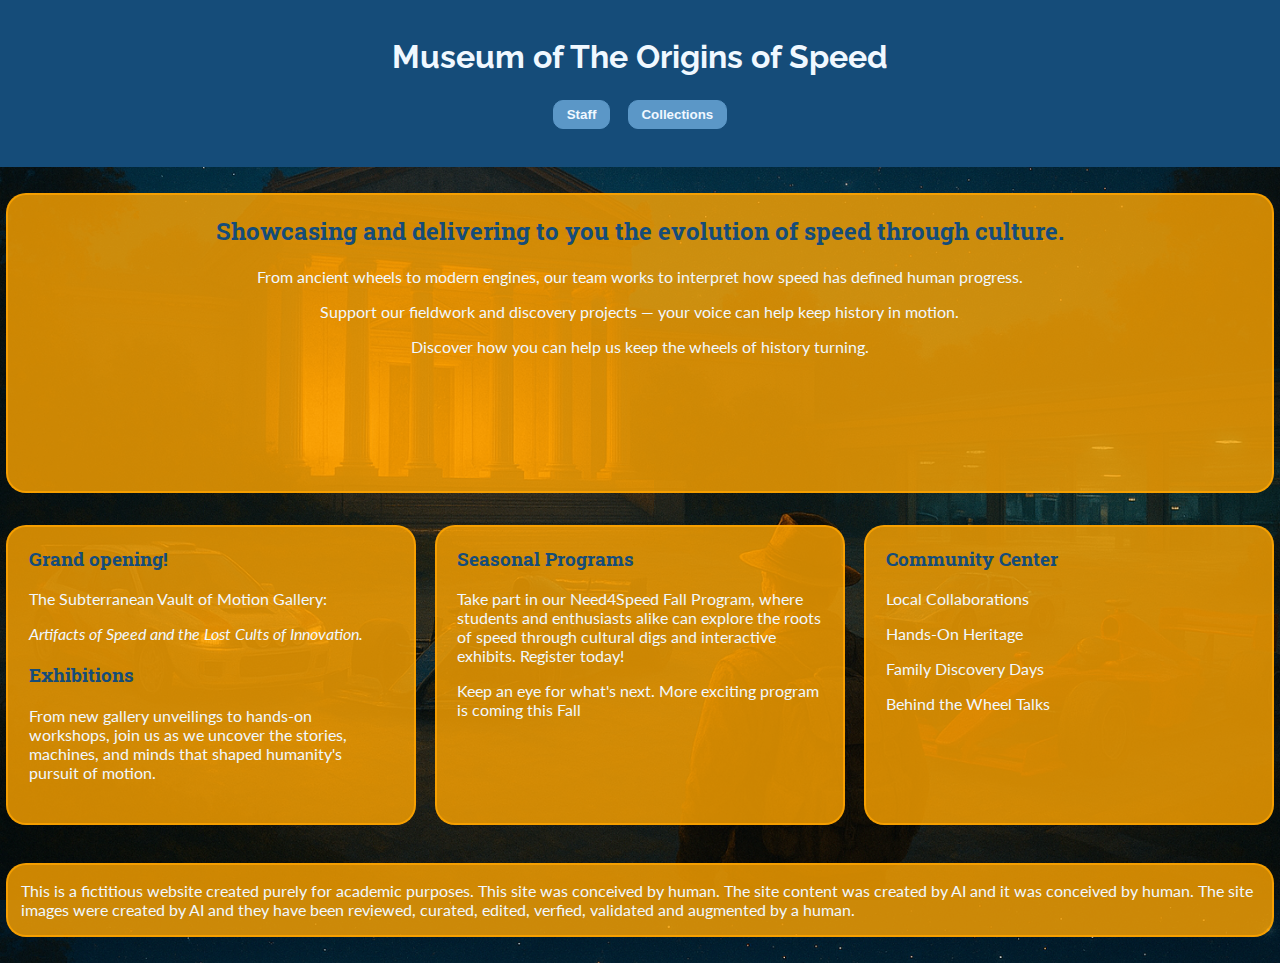
<file: index.html>
<!doctype html>
<html lang="en">
  <head>
    <!-- Required meta tags -->
    <meta charset="utf-8">
    <meta name="viewport" content="width=device-width, initial-scale=1, shrink-to-fit=no">
    <meta name="author" content="Daniel Le">
    <meta name="robots" content="noindex, nofollow">
    <link rel="stylesheet" href="https://fonts.googleapis.com/css2?family=Roboto+Slab&family=Raleway&family=Lato">
    <link href="css/style.css" rel="stylesheet"  type="text/css">
    
    <title>Museum of The Origins of Speed</title>
  </head>
  <body>

    

    <div id="top" style="width: 100%;">

      <h1>Museum of The Origins of Speed</h1>

      <nav>
        
        <button onclick="location.href='html/staff.html'">Staff</button>
        <button onclick="location.href='html/collections.html'">Collections</button>

      </nav>
      
    </div>

   

    <div class="container-fluid">


      <div class="row">

        <div class="col" id="header" style="width: 100%;">
          <h2>Showcasing and delivering to you the evolution of speed through culture.</h2>

          <p>From ancient wheels to modern engines, our team works to interpret how speed has defined human progress.</p>
          <p>Support our fieldwork and discovery projects — your voice can help keep history in motion.</p>
          <p>Discover how you can help us keep the wheels of history turning.</p>

        </div>

      </div>

      <div class="row">

        <div class="col" id="mid-col-1">
          <h3>Grand opening!</h3>
          <p>The Subterranean Vault of Motion Gallery:</p>
          <p style="font-style: italic;">Artifacts of Speed and the Lost Cults of Innovation.</p>
          <h3>Exhibitions</h3>
          <p>From new gallery unveilings to hands-on workshops, join us as we uncover the stories, machines, and minds that shaped humanity's pursuit of motion.</p>
        </div>

        <div class="col" id="mid-col-2">
          <h3>Seasonal Programs</h3>
          <p>Take part in our Need4Speed Fall Program, where students and enthusiasts alike can explore the roots of speed through cultural digs and interactive exhibits. Register today!</p>
          <p>Keep an eye for what's next. More exciting program is coming this Fall</p>
        </div>

        <div class="col" id="mid-col-3">
          <h3>Community Center</h3>
          <p>Local Collaborations</p>
          <p>Hands-On Heritage</p>
          <p>Family Discovery Days</p>
          <p>Behind the Wheel Talks</p>
        </div>

      </div>

      <div class="row" >
        <div class="col" id="footer" style="width: 100%;">
          <p>This is a fictitious website created purely for academic purposes. This site was conceived by human. The site content was created by AI and it was conceived by human. The site images were created by AI and they have been reviewed, curated, edited, verfied, validated and augmented by a human.</p>
        </div>
      </div>

    </div>
 </body>
</html>
</file>
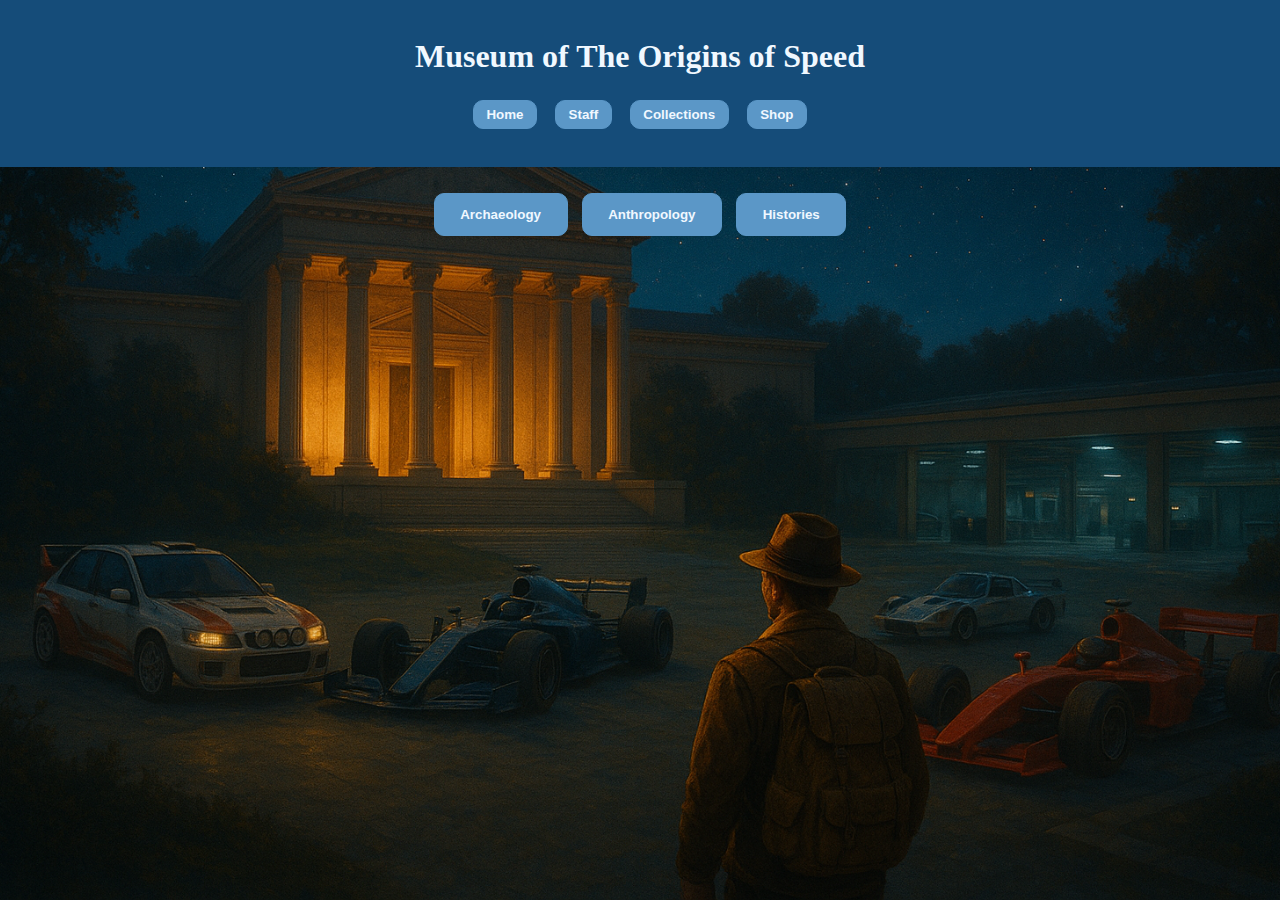
<file: html/admin.html>
<!doctype html>
<html lang="en">
  <head>
    <!-- Required meta tags -->
    <meta charset="utf-8">
    <meta name="viewport" content="width=device-width, initial-scale=1, shrink-to-fit=no">
    <meta name="author" content="Daniel Le">
    <meta name="robots" content="noindex, nofollow">
    <link rel="stylesheet" href="https://fonts.googleapis.com/css2?family=Roboto+Slab">
    <link href="../css/style.css" rel="stylesheet"  type="text/css">

    <style>

        #sub-nav nav{
            display: flex;
            justify-content: center;
            /* margin: auto;
            width: 50%; */
            margin-top: 2%;
            margin-bottom: 1%;
        }

        nav{
            padding: 0%;
        }

    </style>
    
    <title>Museum of The Origins of Speed</title>
  </head>
  <body>

    <div id="top" style="width: 100%;">

      <h1>Museum of The Origins of Speed</h1>

      <nav>
        
        <button  onclick="location.href='../index.html'">Home</button>
        <button  onclick="location.href='../html/staff.html'">Staff</button>
        <button  onclick="location.href='../html/collections.html'">Collections</button>
        <button onclick="location.href='../html/shop.html'">Shop</button>

      </nav>
      
    </div>

    <div id="sub-nav">
        <nav>
            <button onclick="location.href='../html/collections.html'">Archaeology</button>
            <button onclick="location.href='../html/collections.html'">Anthropology</button>
            <button onclick="location.href='../html/collections.html'">Histories</button>
        </nav>
    </div>

    <!-- <div class="container-fluid">


      <div class="row">

        <div class="col" id="header" style="width: 100%;">
          
        </div>

      </div>

      <div class="row">

        <div class="col" id="mid-col-1">
          
        </div>

        <div class="col" id="mid-col-2">
          
        </div>

        <div class="col" id="mid-col-3">
          
        </div>

      </div>

      <div class="row" >
        <div class="col" id="footer" style="width: 100%;">
          
        </div>
      </div>

    </div> -->
 </body>
</html>
</file>
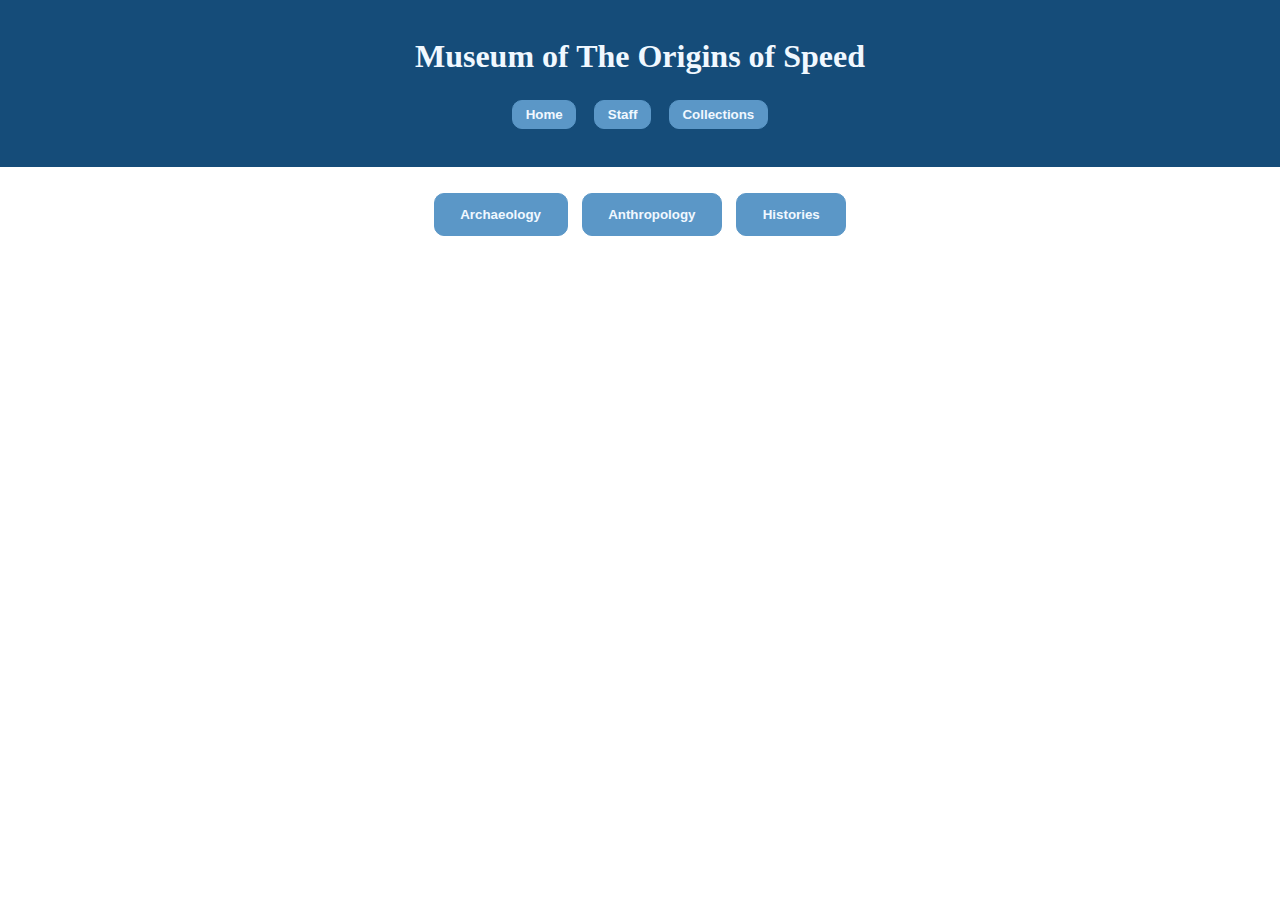
<file: html/anthropology.html>
<!doctype html>
<html lang="en">
  <head>
    <!-- Required meta tags -->
    <meta charset="utf-8">
    <meta name="viewport" content="width=device-width, initial-scale=1, shrink-to-fit=no">
    <meta name="author" content="Daniel Le">
    <meta name="robots" content="noindex, nofollow">
    <link rel="stylesheet" href="https://fonts.googleapis.com/css2?family=Roboto+Slab">
    <link href="../css/style.css" rel="stylesheet"  type="text/css">

    <style>
        body{
            background-image: none;
        }

        #sub-nav nav{
            display: flex;
            justify-content: center;
            /* margin: auto;
            width: 50%; */
            margin-top: 2%;
            margin-bottom: 1%;
        }

        nav{
            padding: 0%;
        }

    </style>
    
    <title>Museum of The Origins of Speed</title>
  </head>
  <body>

    <div id="top" style="width: 100%;">

      <h1>Museum of The Origins of Speed</h1>

      <nav>
        
        <button  onclick="location.href='../index.html'">Home</button>
        <button  onclick="location.href='../html/staff.html'">Staff</button>
        <button  onclick="location.href='../html/collections.html'">Collections</button>

      </nav>
      
    </div>

    <div id="sub-nav">
        <nav>
            <button onclick="location.href='../html/archaeology.html'">Archaeology</button>
            <button onclick="location.href='../html/anthropology.html'">Anthropology</button>
            <button onclick="location.href='../html/history.html'">Histories</button>
        </nav>
    </div>

    <!-- <div class="container-fluid">


      <div class="row">

        <div class="col" id="header" style="width: 100%;">
          
        </div>

      </div>

      <div class="row">

        <div class="col" id="mid-col-1">
          
        </div>

        <div class="col" id="mid-col-2">
          
        </div>

        <div class="col" id="mid-col-3">
          
        </div>

      </div>

      <div class="row" >
        <div class="col" id="footer" style="width: 100%;">
          
        </div>
      </div>

    </div> -->
 </body>
</html>
</file>
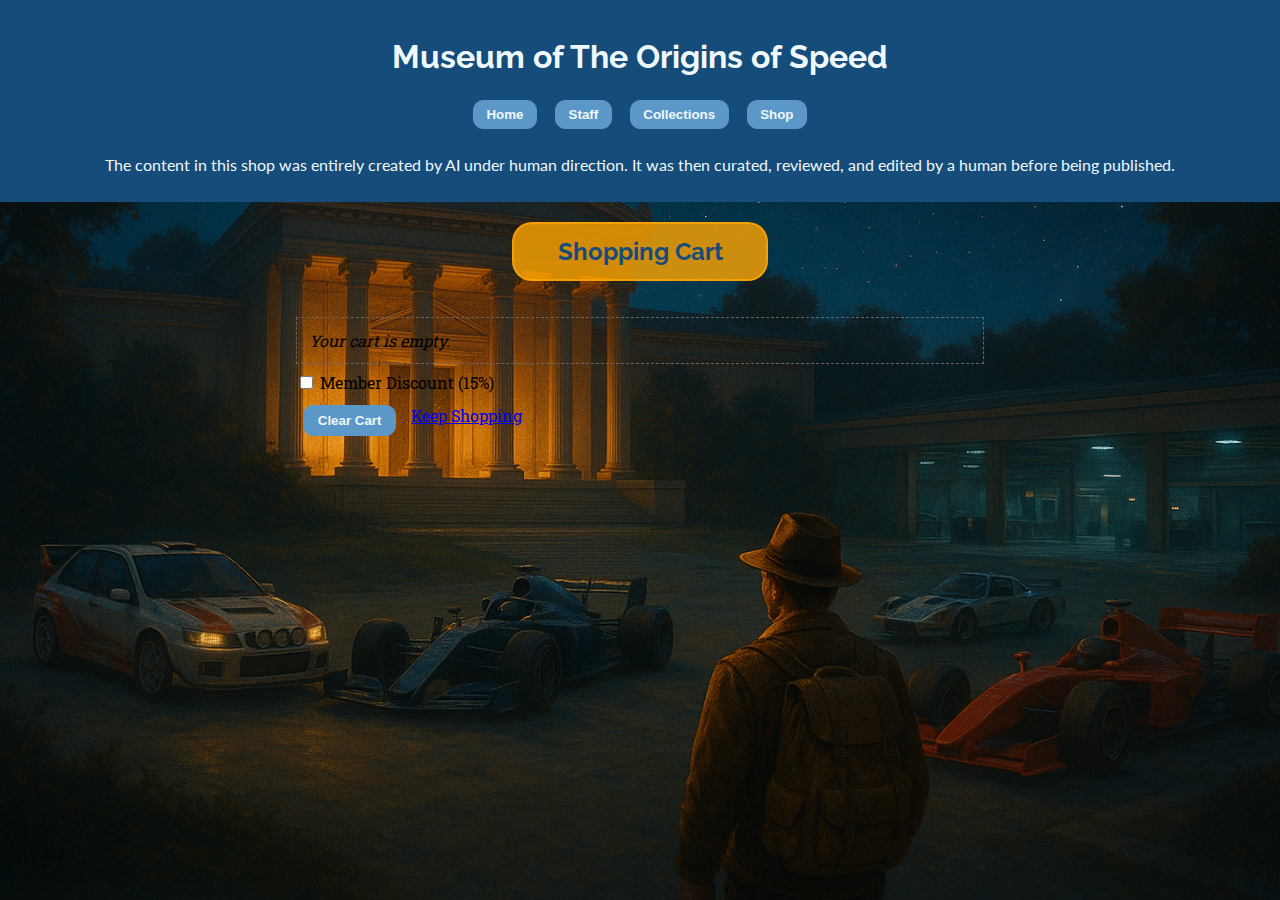
<file: html/cart.html>
<!DOCTYPE html>
<html lang="en">
<head>
  <meta charset="utf-8">
  <meta name="robots" content="noindex, nofollow">
  <meta name="author" content="Daniel Le">
  <meta name="viewport" content="width=device-width, initial-scale=1">    
  <link rel="stylesheet" href="https://fonts.googleapis.com/css2?family=Roboto+Slab&family=Raleway&family=Lato">
  <link href="../css/style.css" rel="stylesheet"  type="text/css">

  <title>Museum Cart</title>
  <style>
    /* minimal on-page styles for clarity; move to your CSS later if you want */
    main { 
      max-width: 720px; 
      margin: 0 auto; 
      padding: 16px; 
    }
    .controls { 
      margin: 8px 0 12px; 
    }
    .empty { 
      padding: 12px; 
      border: 1px dashed #666; 
      font-style: italic; 
    }
    pre#summary { 
      background: #f8f8f8; 
      padding: 12px; 
      font-family: ui-monospace, SFMono-Regular, Menlo, Consolas, monospace; 
    }
    .actions { 
      margin-top: 12px; 
      display: flex; 
      gap: 8px; 
    }
    h2{
            background-color: rgba(255, 165, 0, 0.8);
            border: 2px solid rgba(255, 165, 0, 0.8);
            border-radius: 20px;
            color: #154c79;
            width: 20%;
            padding: 1%;
            text-align: center;
            font-family: "Raleway";
            margin-left: 40%;
        }
  </style>
</head>
<body>

  <div id="top" style="width: 100%;">

    <h1>Museum of The Origins of Speed</h1>

    <nav>
      
      <button  onclick="location.href='../index.html'">Home</button>
      <button  onclick="location.href='../html/staff.html'">Staff</button>
      <button  onclick="location.href='../html/collections.html'">Collections</button>
      <button onclick="location.href='../html/shop.html'">Shop</button>

    </nav>
    <p>The content in this shop was entirely created by AI under human direction. It was then curated, reviewed, and edited by a human before being published.</p>
  </div>

  <header>
    <h2>Shopping Cart</h2>
  </header>

  <main>

    <div class="display-result">
      <!-- STATES & OUTPUT AREAS -->
      <div id="emptyMsg" class="empty" hidden>Your cart is empty.</div>
      <div id="items" hidden></div>
      <pre id="summary" hidden></pre>

      <!-- NEW CONTROLS (Cart page only) -->
      <div class="controls">
        <label><input type="checkbox" id="memberToggle"> Member Discount (15%)</label>
      </div>

      <!-- BASIC ACTIONS -->
      <div class="actions">
        <button id="clearBtn">Clear Cart</button>
        <a href="shop.html" id="keep-shopping">Keep Shopping</a>
      </div>
    </div>
  </main>

  <script src="../js/script.js"></script>
</body>
</html>
</file>
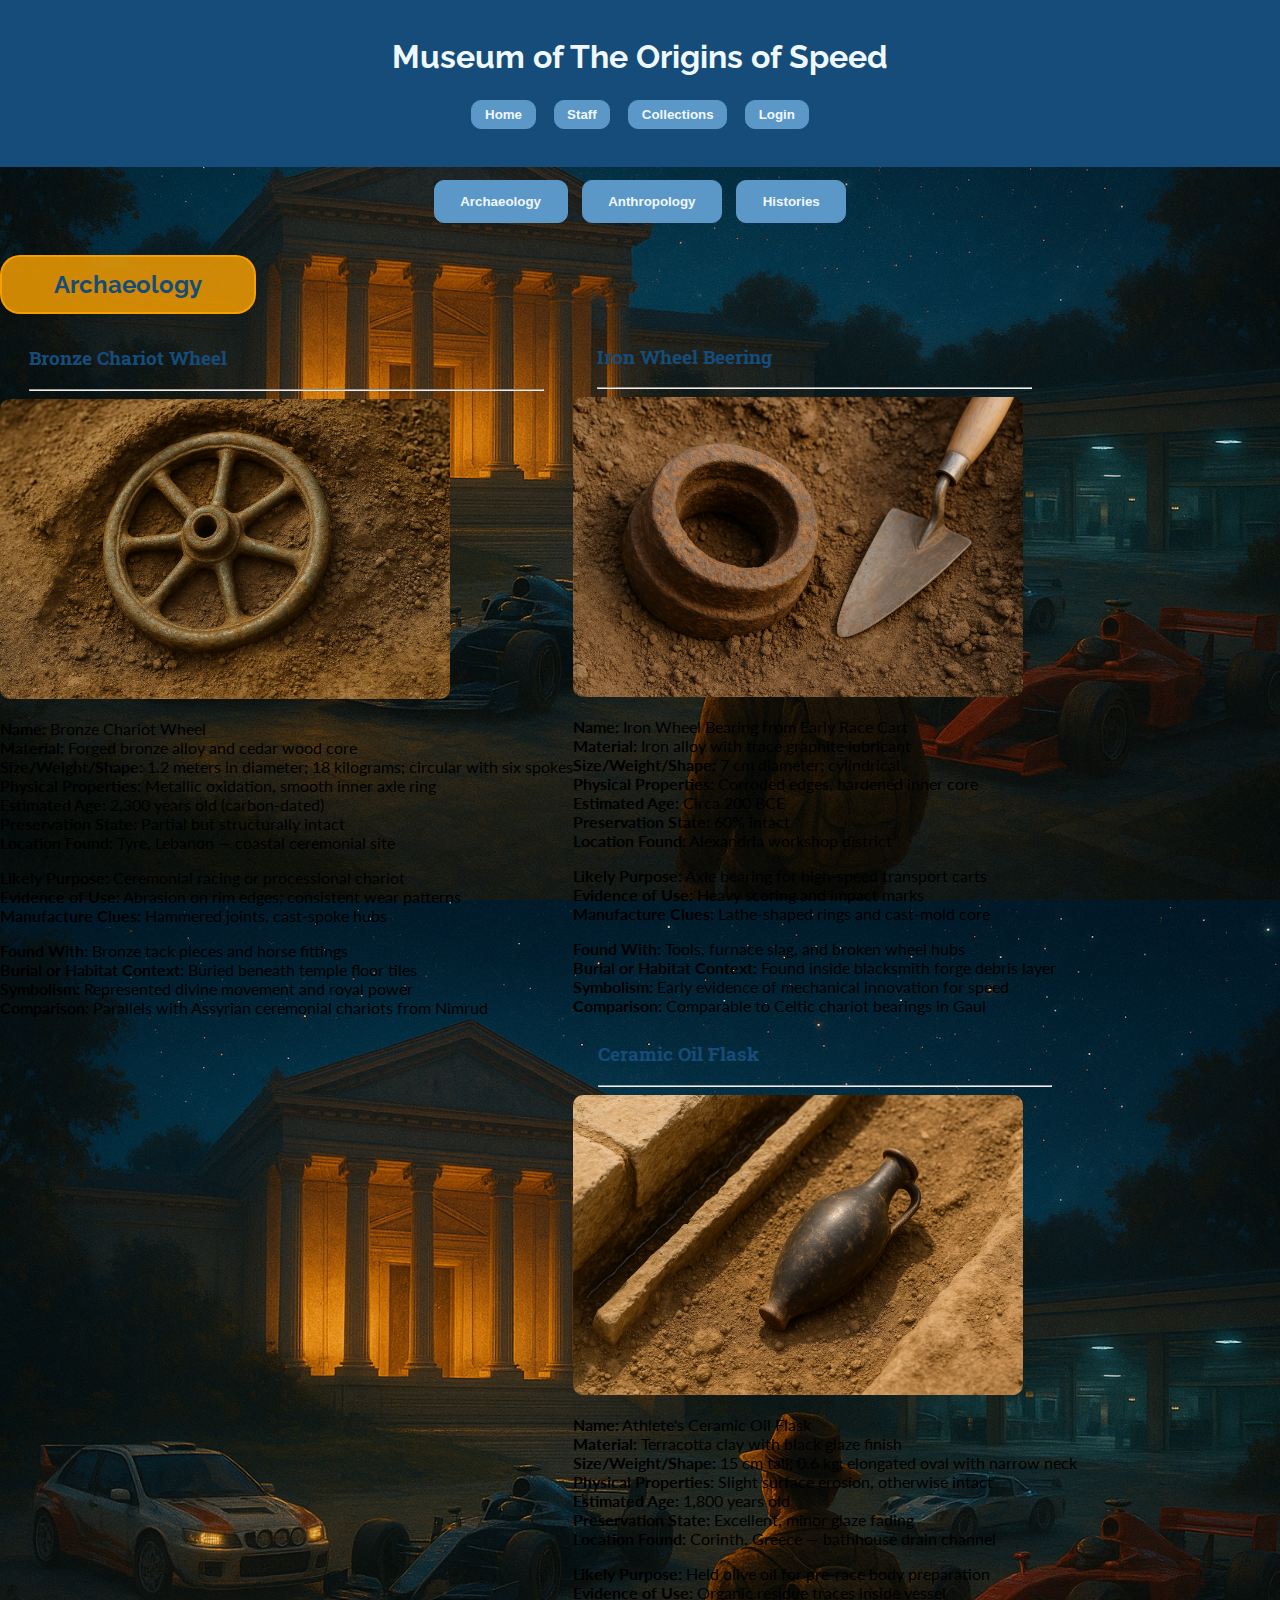
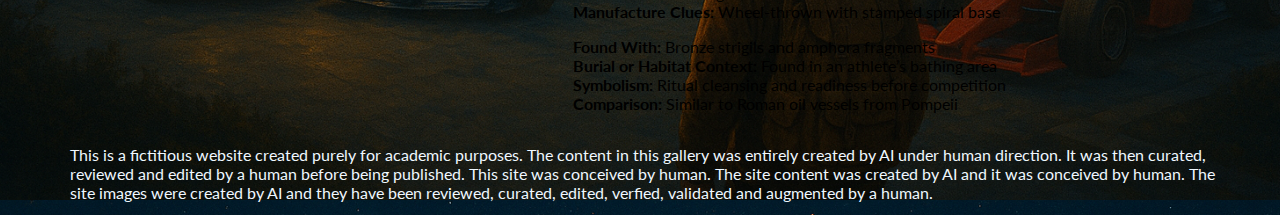
<file: html/collections.html>
<!doctype html>
<html lang="en">
  <head>
    <!-- Required meta tags -->
    <meta charset="utf-8">
    <meta name="viewport" content="width=device-width, initial-scale=1, shrink-to-fit=no">
    <meta name="author" content="Daniel Le">
    <meta name="robots" content="noindex, nofollow">
    <link rel="stylesheet" href="https://fonts.googleapis.com/css2?family=Roboto+Slab&family=Raleway&family=Lato">
    <link href="../css/style.css" rel="stylesheet"  type="text/css">

    <style>
        /* #top h1{
          background-color: transparent;
          color: aliceblue;
          border: none;
        } */
        h2{
            background-color: rgba(255, 165, 0, 0.8);
            border: 2px solid rgba(255, 165, 0, 0.8);
            border-radius: 20px;
            color: #154c79;
            width: 20%;
            padding: 1%;
            text-align: center;
            font-family: "Raleway";
        }

        h3{
            margin-top: 2%;
            margin-left: 5%;
        }

      
        .disclaimer{
            margin-left: 5.5%;
            margin-right: 5%;
            margin-bottom: 1%;
            color: aliceblue;
        }
        #sub-nav nav{
            display: flex;
            justify-content: center;
            /* margin: auto;
            width: 50%; */
            margin-top: 1%;
            margin-bottom: 1%;
        }

        nav{
            padding: 0%;
        }
    </style>
    
    <title>Museum of The Origins of Speed</title>
  </head>
  <body>

    <div id="top" style="width: 100%;">

      <h1>Museum of The Origins of Speed</h1>

      <nav>
        
        <button  onclick="location.href='../index.html'">Home</button>
        <button  onclick="location.href='../html/staff.html'">Staff</button>
        <button  onclick="showSection('archaeology')">Collections</button>
        <button onclick="location.href='admin.html'">Login</button>

      </nav>
      
    </div>

    <div id="sub-nav">
        <nav>
            <button onclick="showSection('archaeology')">Archaeology</button>
            <button onclick="showSection('anthropology')">Anthropology</button>
            <button onclick="showSection('histories')">Histories</button>
        </nav>
    </div>
    <section id="archaeology" class="collection-section">

      <h2>Archaeology</h2>
      <div class="collection-item">

        <h3>Bronze Chariot Wheel</h3>
        <hr>

        <div class="images">
          <img src="../images/collections/archeology-item1.png" style="width:450px;" alt="This is an image of a bronze chariot wheel found in Tyre, Lebanon" class="artifact-img">
        </div>
      
        <div class="field-group">
          <p><strong>Name:</strong> Bronze Chariot Wheel <br>
            <strong>Material:</strong> Forged bronze alloy and cedar wood core <br>
            <strong>Size/Weight/Shape:</strong> 1.2 meters in diameter; 18 kilograms; circular with six spokes <br>
            <strong>Physical Properties:</strong> Metallic oxidation, smooth inner axle ring <br>
            <strong>Estimated Age:</strong> 2,300 years old (carbon-dated) <br>
            <strong>Preservation State:</strong> Partial but structurally intact <br>
            <strong>Location Found:</strong> Tyre, Lebanon — coastal ceremonial site <br>
          </p>
        </div>
      
        <div class="field-group">
          <p><strong>Likely Purpose:</strong> Ceremonial racing or processional chariot <br>
            <strong>Evidence of Use:</strong> Abrasion on rim edges; consistent wear patterns <br>
            <strong>Manufacture Clues:</strong> Hammered joints, cast-spoke hubs <br>
          </p>
        </div>
      
        <div class="field-group">
          <p><strong>Found With:</strong> Bronze tack pieces and horse fittings <br>
            <strong>Burial or Habitat Context:</strong> Buried beneath temple floor tiles <br>
            <strong>Symbolism:</strong> Represented divine movement and royal power <br>
            <strong>Comparison:</strong> Parallels with Assyrian ceremonial chariots from Nimrud <br>
          </p>
        </div>
      
        <!-- Reserved space for future interpretation modal (Phase 4) -->
        <!-- <button class="interpret-btn">Read Cultural Story</button> -->
      </div>
    
      <div class="collection-item">

        <h3>Iron Wheel Beering</h3>
        <hr>

        <div class="images">
          <img src="../images/collections/archeology-item3.png" style="width:450px;" alt="This is an image of an iron wheel bearing" class="artifact-img">
        </div>
      
        <div class="field-group">
          <p>
            <strong>Name:</strong> Iron Wheel Bearing from Early Race Cart <br>
            <strong>Material:</strong> Iron alloy with trace graphite lubricant <br>
            <strong>Size/Weight/Shape:</strong> 7 cm diameter; cylindrical <br>
            <strong>Physical Properties:</strong> Corroded edges, hardened inner core <br>
            <strong>Estimated Age:</strong> Circa 200 BCE <br>
            <strong>Preservation State:</strong> 60% intact <br>
            <strong>Location Found:</strong> Alexandria workshop district <br>
          </p>
        </div>
      
        <div class="field-group">
          <p>
            <strong>Likely Purpose:</strong> Axle bearing for high-speed transport carts <br>
            <strong>Evidence of Use:</strong> Heavy scoring and impact marks <br>
            <strong>Manufacture Clues:</strong> Lathe-shaped rings and cast-mold core <br>
          </p>
        </div>
      
        <div class="field-group">
          <p>
            <strong>Found With:</strong> Tools, furnace slag, and broken wheel hubs <br>
            <strong>Burial or Habitat Context:</strong> Found inside blacksmith forge debris layer <br>
            <strong>Symbolism:</strong> Early evidence of mechanical innovation for speed <br>
            <strong>Comparison:</strong> Comparable to Celtic chariot bearings in Gaul <br>
          </p>
        </div>
      
        <!-- Reserved space for future interpretation modal (Phase 4) -->
        <!-- <button class="interpret-btn">Read Cultural Story</button> -->
      </div>
      
      <div class="collection-item">

        <h3>Ceramic Oil Flask</h3>
        <hr>
        <div class="images">
          <img src="../images/collections/archeology-item2.png" style="width:450px;" alt="The image shows an Athlete's Ceramic Oil Flask found in Corinth, Greece" class="artifact-img">
        </div>
      
        <div class="field-group">
          <p>
            <strong>Name:</strong> Athlete's Ceramic Oil Flask <br>
            <strong>Material:</strong> Terracotta clay with black glaze finish <br>
            <strong>Size/Weight/Shape:</strong> 15 cm tall; 0.6 kg; elongated oval with narrow neck <br>
            <strong>Physical Properties:</strong> Slight surface erosion, otherwise intact <br>
            <strong>Estimated Age:</strong> 1,800 years old <br>
            <strong>Preservation State:</strong> Excellent, minor glaze fading <br>
            <strong>Location Found:</strong> Corinth, Greece — bathhouse drain channel <br>
          </p>
        </div>
      
        <div class="field-group">
          <p>
            <strong>Likely Purpose:</strong> Held olive oil for pre-race body preparation <br>
            <strong>Evidence of Use:</strong> Organic residue traces inside vessel <br>
            <strong>Manufacture Clues:</strong> Wheel-thrown with stamped spiral base <br>
          </p>
        </div>
      
        <div class="field-group">
          <p>
            <strong>Found With:</strong> Bronze strigils and amphora fragments <br>
            <strong>Burial or Habitat Context:</strong> Found in an athlete’s bathing area <br>
            <strong>Symbolism:</strong> Ritual cleansing and readiness before competition <br>
            <strong>Comparison:</strong> Similar to Roman oil vessels from Pompeii <br>
          </p>
        </div>

        <!-- Reserved space for future interpretation modal (Phase 4) -->
        <!-- <button class="interpret-btn">Read Cultural Story</button> -->
      </div>
      
      <div class="collection-item">
        <p class="disclaimer">This is a fictitious website created purely for academic purposes. The content in this gallery was entirely created by AI under human direction. It was then curated, reviewed and edited by a human before being published. This site was conceived by human. The site content was created by AI and it was conceived by human. The site images were created by AI and they have been reviewed, curated, edited, verfied, validated and augmented by a human.</p>

      </div>

    </section>

    <section id="anthropology" class="collection-section" style="display:none;">
        
      <h2>Anthropology</h2>

      <div class="collection-item">

        <h3>Skeletal Hand Fragment</h3>
        <hr>

        <div class="images">
          <img src="../images/collections/anthropology-item1.png" style="width:450px;" alt="Fragments of a left hand found in Anatolia" class="artifact-img">
        </div>
      
        <div class="field-group">
          <p><strong>Name:</strong> Left Hand Phalanges <br>
            <strong>Material:</strong> Human bone (osseous tissue) <br>
            <strong>Size/Weight/Shape:</strong> Approx. 12 cm; lightweight and slender <br>
            <strong>Physical Properties:</strong> Porous with mineral deposits <br>
            <strong>Estimated Age:</strong> 1,500 years old <br>
            <strong>Preservation State:</strong> Partial, well-preserved <br>
            <strong>Location Found:</strong> Anatolia — burial mound of athlete class <br>
          </p>
        </div>
      
        <div class="field-group">
          <p>
            <strong>Likely Purpose:</strong> Human remains from ceremonial athlete burial <br>
            <strong>Evidence of Use:</strong> None — skeletal <br>
            <strong>Manufacture Clues:</strong> N/A <br>
          </p>
        </div>
      
        <div class="field-group">
          <p>
            <strong>Found With:</strong> Bronze medal pendant and oil flask <br>
            <strong>Burial or Habitat Context:</strong> Individual tomb aligned east-west <br>
            <strong>Symbolism:</strong> Physical dedication to divine athleticism <br>
            <strong>Comparison:</strong> Comparable to Panhellenic athlete burials <br>
            
          </p>
        </div>
      
        <!-- Reserved space for future interpretation modal (Phase 4) -->
        <!-- <button class="interpret-btn">Read Cultural Story</button> -->
      </div>

      <div class="collection-item">

        <h3>Bone Whistle</h3>
        <hr>

        <div class="images">
          <img src="../images/collections/anthropology-item2.png" style="width:450px;" alt="This is an image of a ritual bone whistle found in Northern Italy" class="artifact-img">
        </div>
      
        <div class="field-group">
          <p>
            <strong>Name:</strong> Ritual Bone Whistle <br>
            <strong>Material:</strong> Hollowed animal femur <br>
            <strong>Size/Weight/Shape:</strong> 10 cm; tubular form <br>
            <strong>Physical Properties:</strong> Smooth with tonal holes <br>
            <strong>Estimated Age:</strong> 2,000 years old <br>
            <strong>Preservation State:</strong> Complete, slight mineral staining <br>
            <strong>Location Found:</strong> Northern Italy — hillside shrine <br>
          </p>
        </div>
      
        <div class="field-group">
          <p>
            <strong>Likely Purpose:</strong> Used for timing or ceremonial signal <br>
            <strong>Evidence of Use:</strong> Lip wear, polished rim <br>
            <strong>Manufacture Clues:</strong> Precision-drilled holes, stone tool shaping <br>
          </p>
        </div>
      
        <div class="field-group">
          <p>
            <strong>Found With:</strong> Bronze bells and wooden drums <br>
            <strong>Burial or Habitat Context:</strong> Ritual deposit in cave <br>
            <strong>Symbolism:</strong> Communication with gods or start of races <br>
            <strong>Comparison:</strong> Matches Etruscan ritual instruments <br>
          </p>
        </div>
      
        <!-- Reserved space for future interpretation modal (Phase 4) -->
        <!-- <button class="interpret-btn">Read Cultural Story</button> -->
      </div>


      <div class="collection-item">

        <h3>Charred Footprints</h3>
        <hr>

        <div class="images">
          <img src="../images/collections/anthropology-item3.PNG" style="width:450px;" alt="This is an image of charred footprints" class="artifact-img">
        </div>
      
        <div class="field-group">
          <p>
            <strong>Name:</strong> Charred Footprints in Volcanic Ash <br>
            <strong>Material:</strong> Basaltic ash imprints <br>
            <strong>Size/Weight/Shape:</strong> Average adult male size 10 <br>
            <strong>Physical Properties:</strong> Crisp outline, preserved surface <br>
            <strong>Estimated Age:</strong> 3,000 years old <br>
            <strong>Preservation State:</strong> Pristine <br>
            <strong>Location Found:</strong> Santorini caldera site <br>
          </p>
        </div>
      
        <div class="field-group">
          <p>
            <strong>Likely Purpose:</strong> Natural preservation of human movement <br>
            <strong>Evidence of Use:</strong> Stride indicates running motion <br>
            <strong>Manufacture Clues:</strong> Naturally cast during eruption <br>
          </p>
        </div>
      
        <div class="field-group">
          <p>
            <strong>Found With:</strong> Ceramic shards and carbonized rope <br>
            <strong>Burial or Habitat Context:</strong> Abandoned coastal settlement <br>
            <strong>Symbolism:</strong> Frozen act of escape and endurance <br>
            <strong>Comparison:</strong> Comparable to Pompeii footprint tracks <br>
          </p>
        </div>
      
        <!-- Reserved space for future interpretation modal (Phase 4) -->
        <!-- <button class="interpret-btn">Read Cultural Story</button> -->
      </div>

      
      <div class="collection-item">
        <p class="disclaimer">This is a fictitious website created purely for academic purposes. The content in this gallery was entirely created by AI under human direction. It was then curated, reviewed and edited by a human before being published. This site was conceived by human. The site content was created by AI and it was conceived by human. The site images were created by AI and they have been reviewed, curated, edited, verfied, validated and augmented by a human.</p>

      </div>
    </section>
    <section id="histories" class="collection-section" style="display:none;">
      
      <h2>Histories</h2>
    </section>

    <script>
      function showSection(section) {
        const sections = document.querySelectorAll('.collection-section');
        sections.forEach(s => s.style.display = 'none');
        document.getElementById(section).style.display = 'block';
      }
    </script>
  </body>
 
</html>
</file>
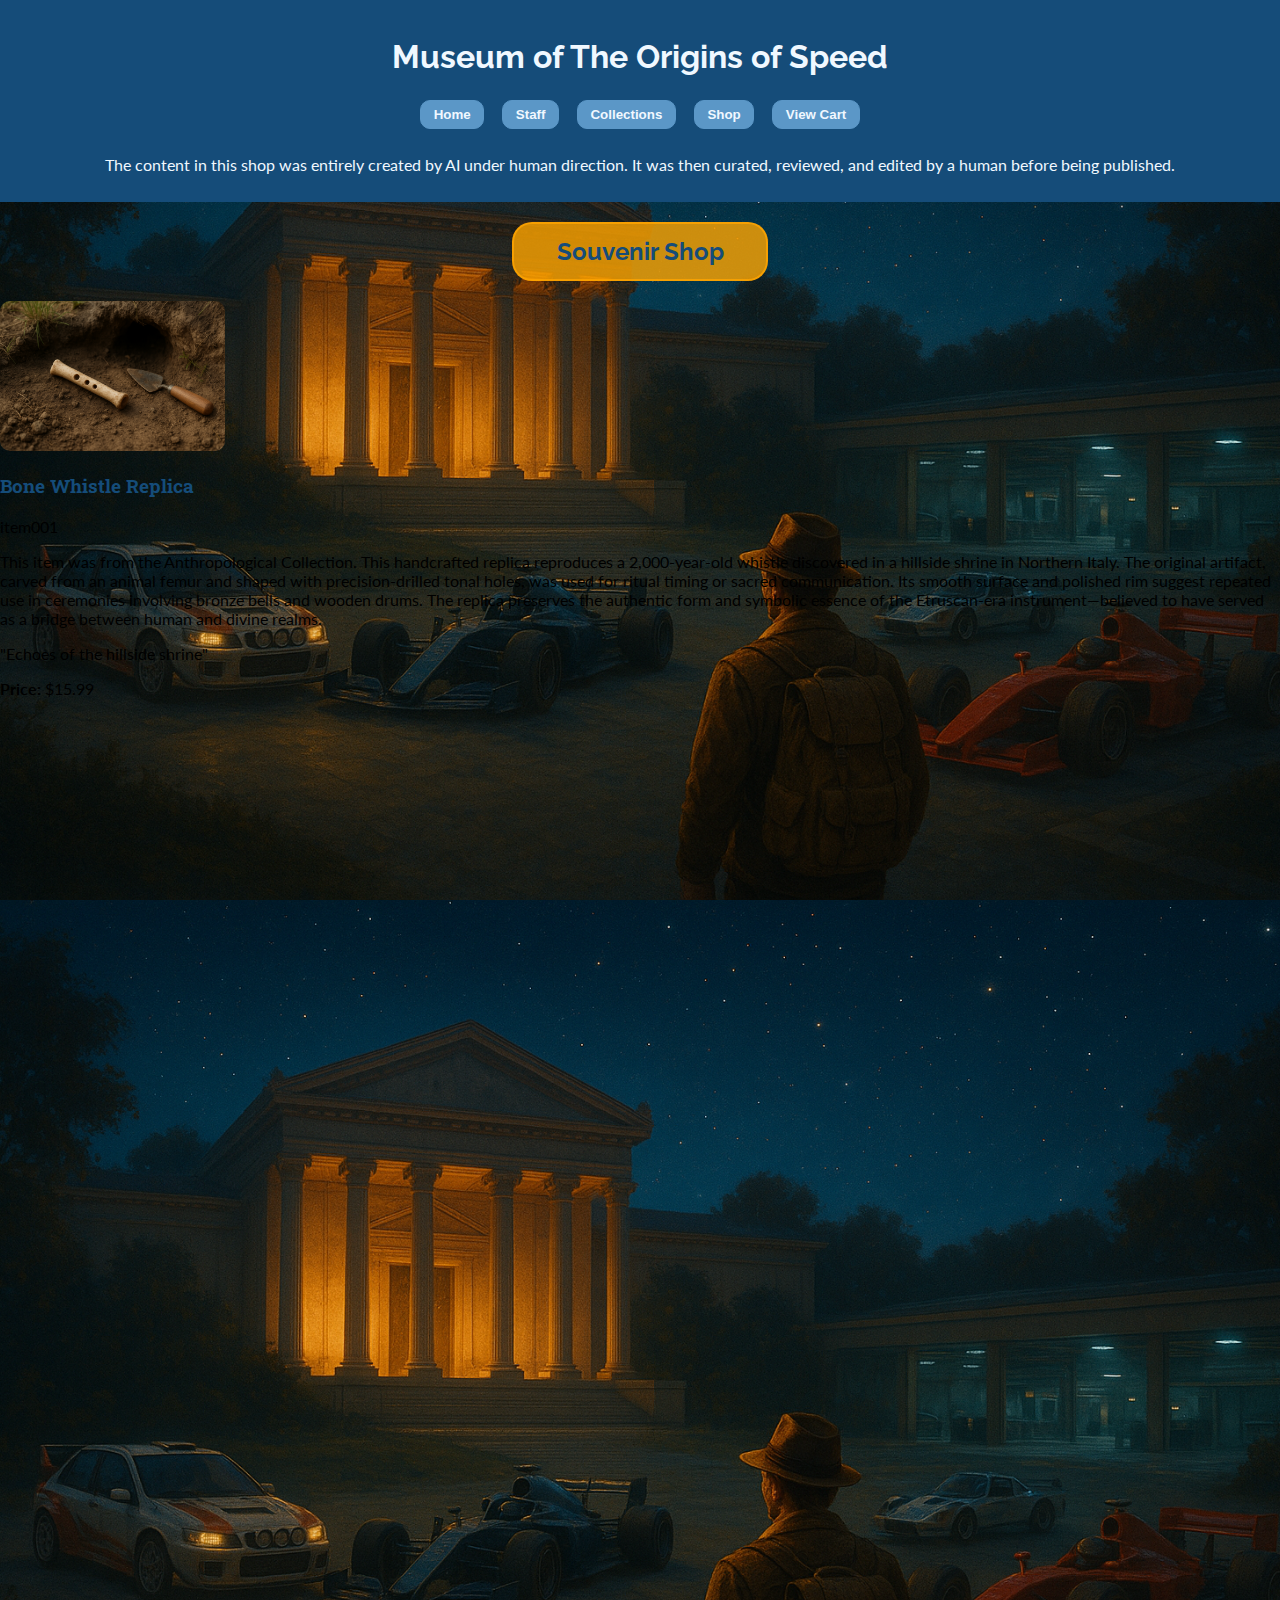
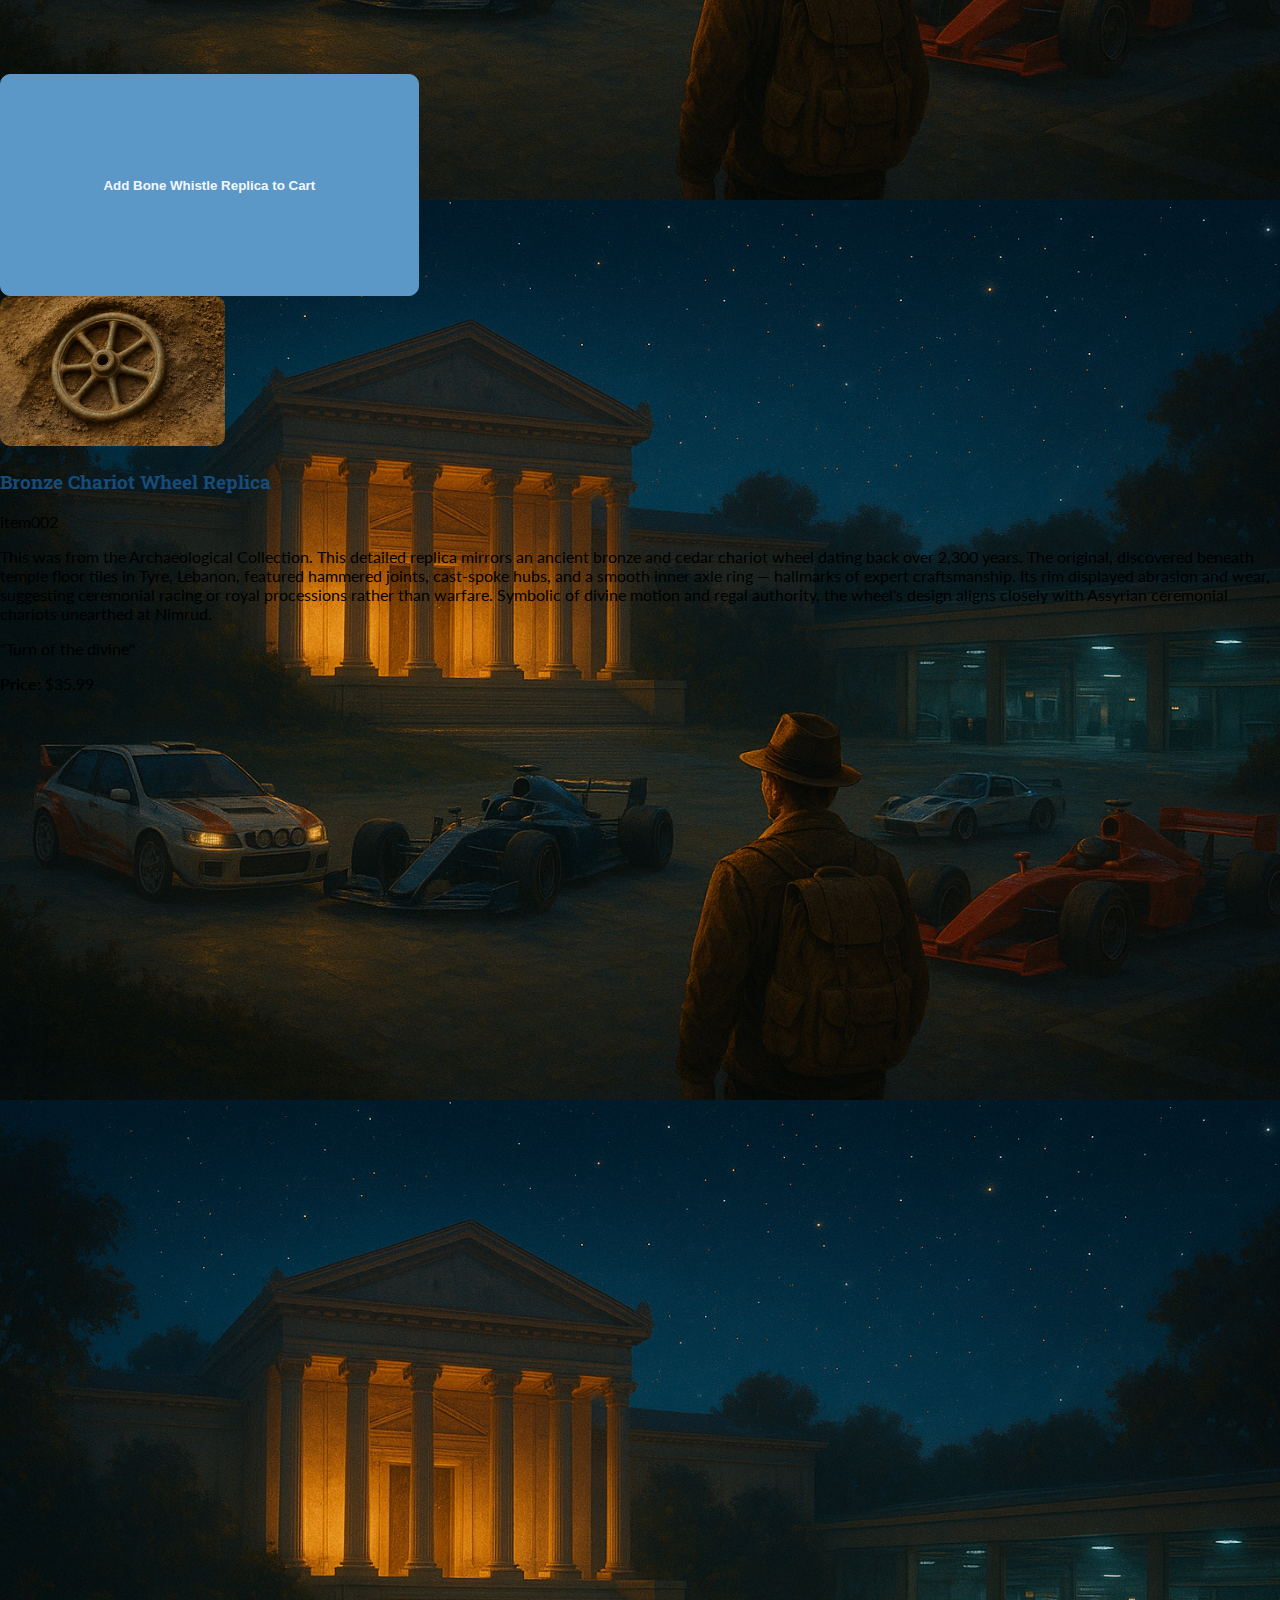
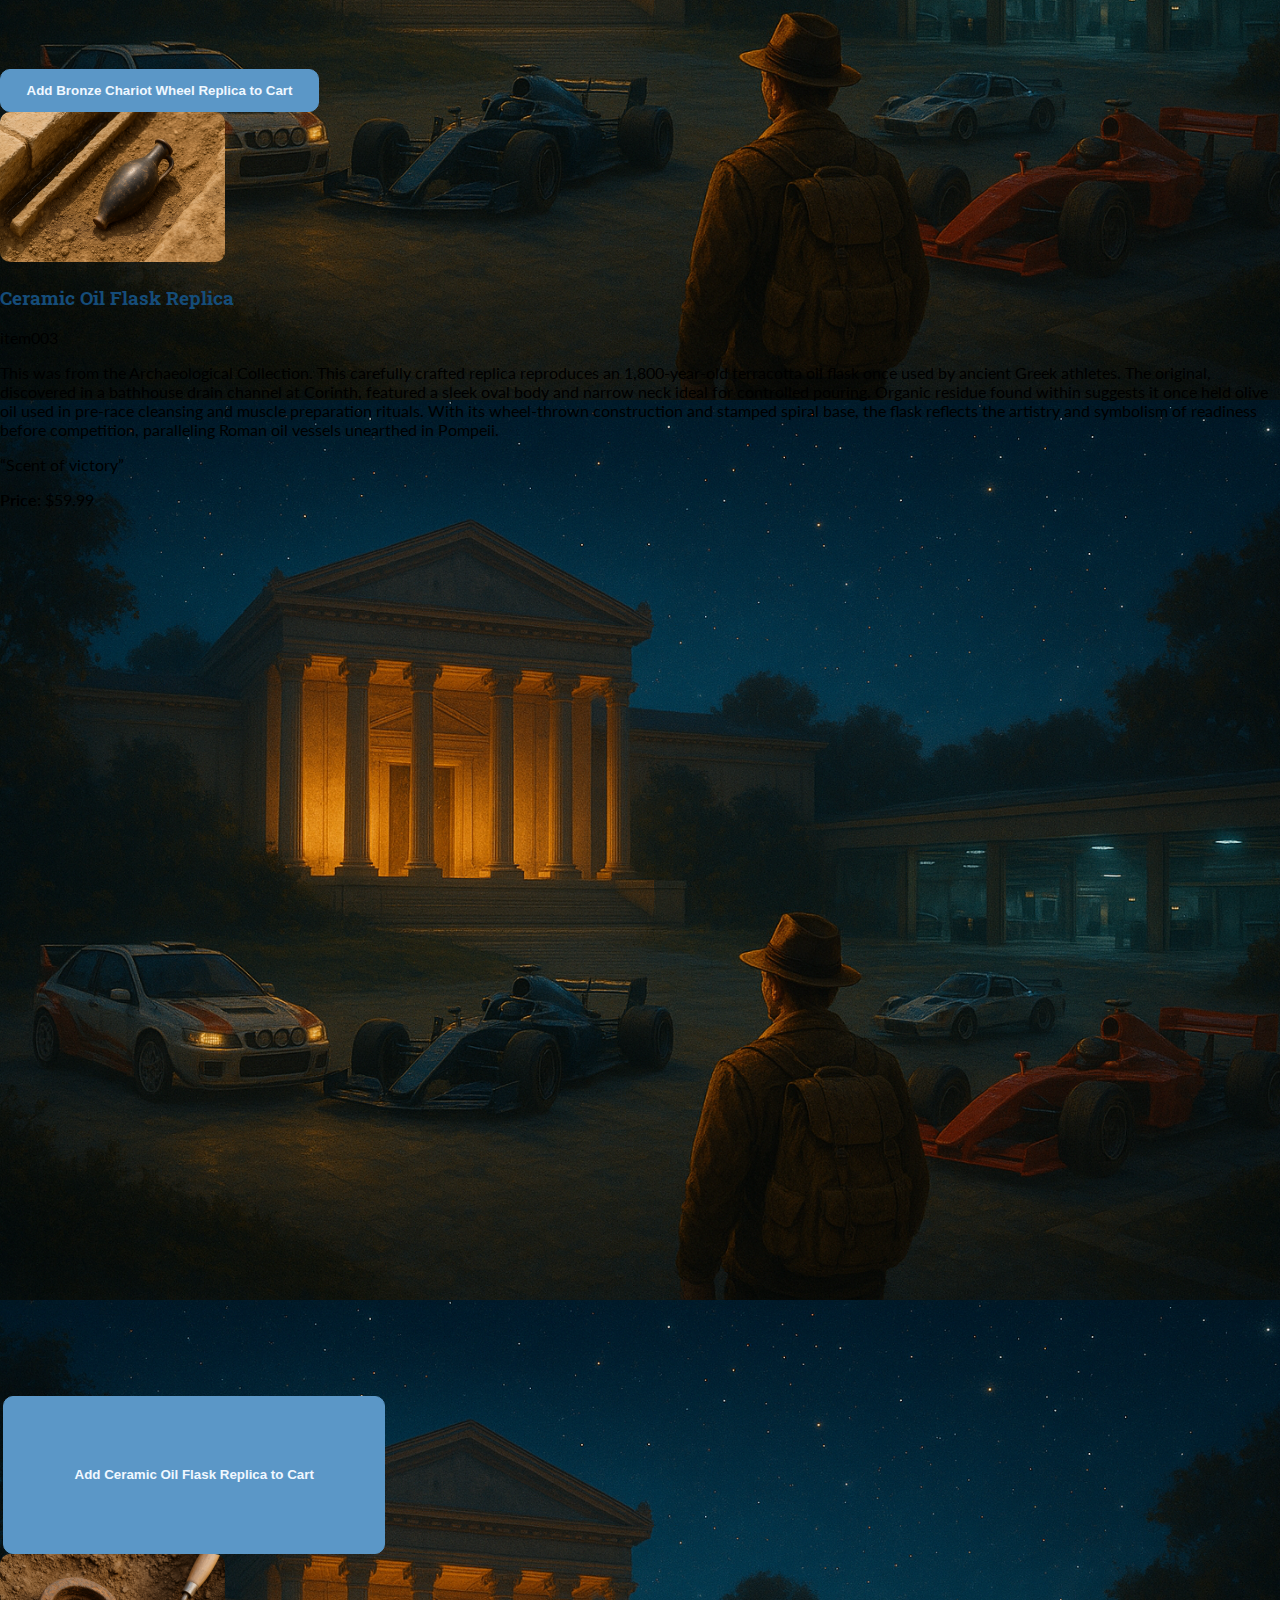
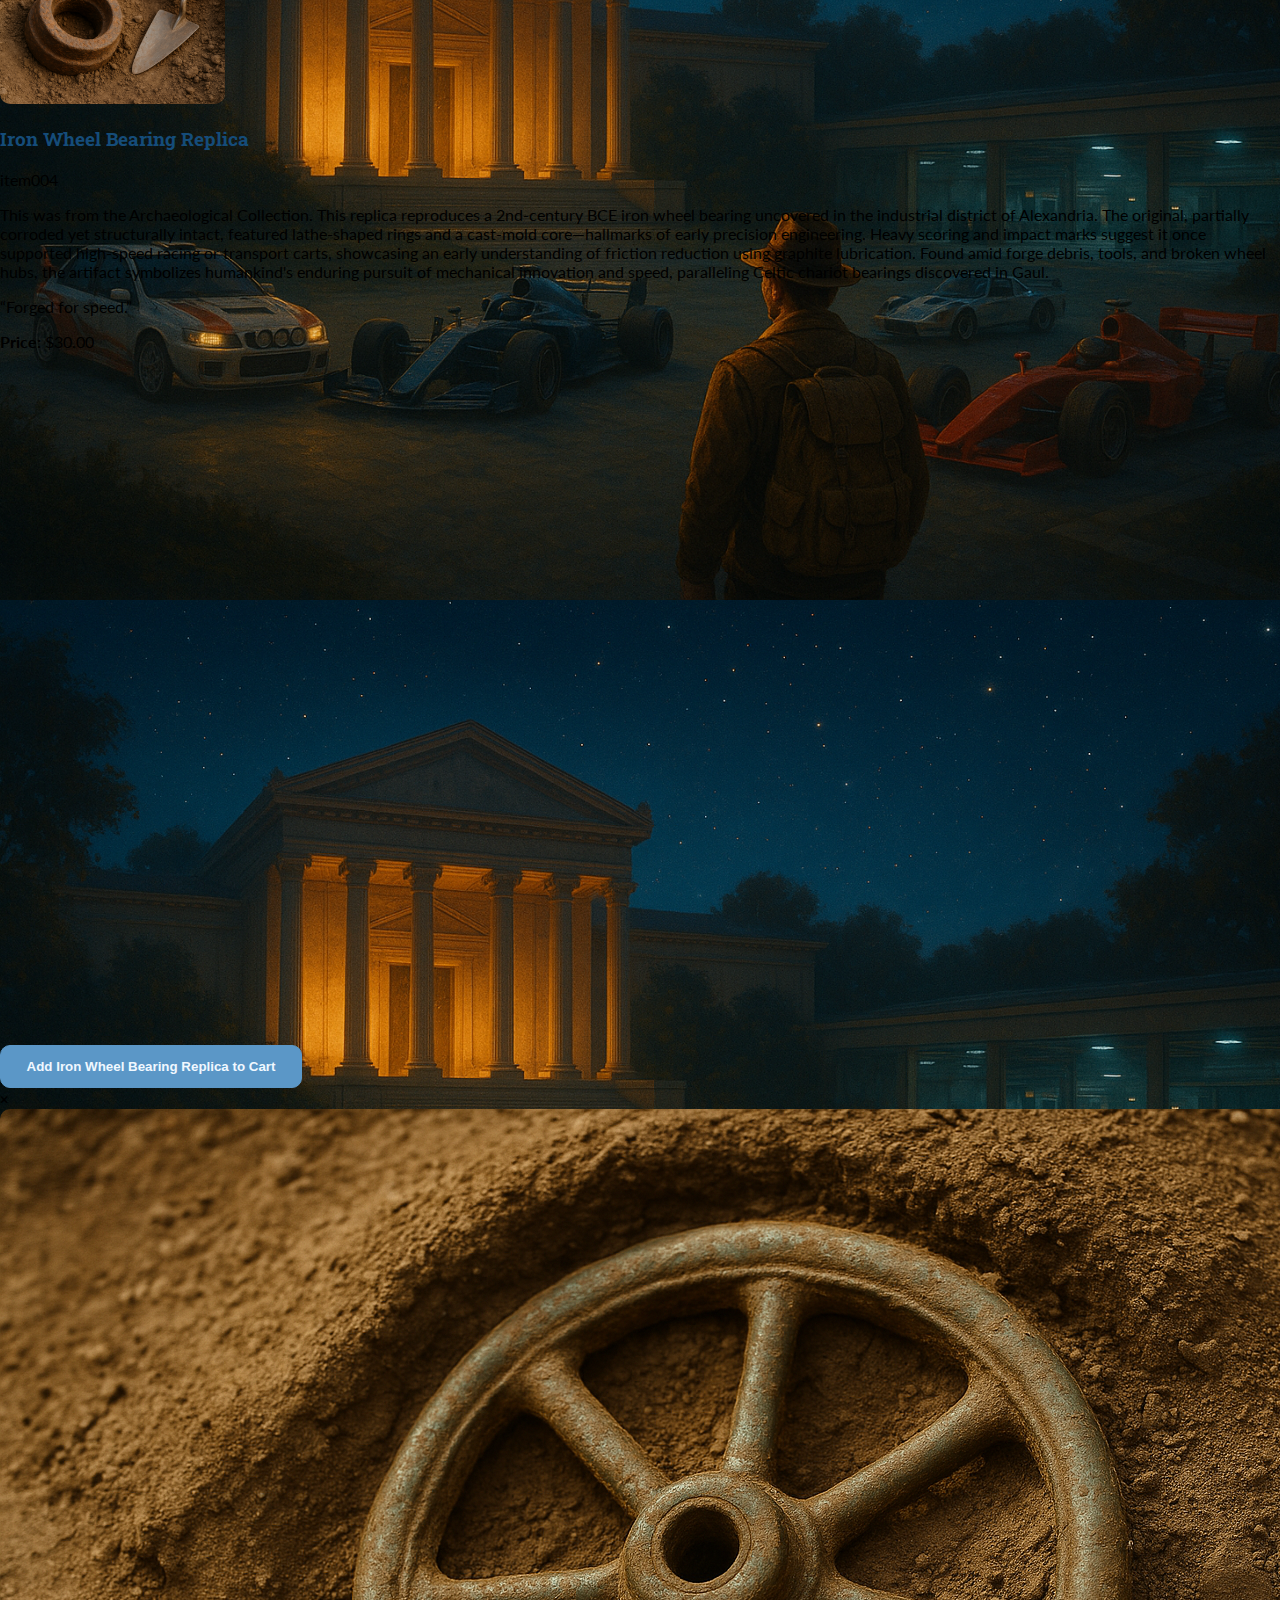
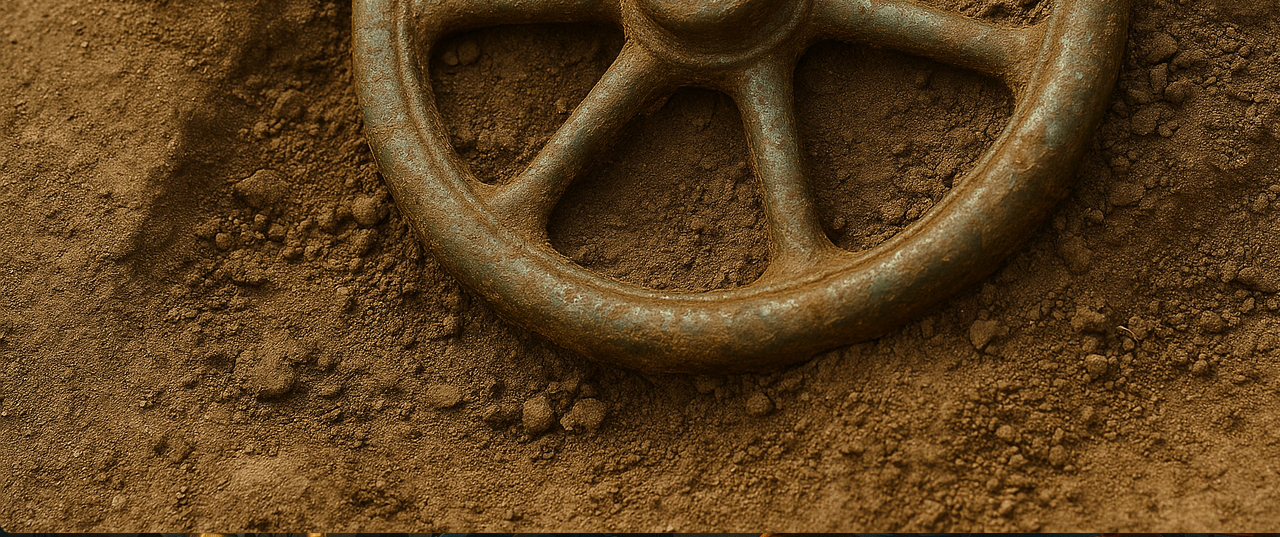
<file: html/shop.html>
<!doctype html>
<html lang="en">
  <head>
    <!-- Required meta tags -->
    <meta charset="utf-8">
    <meta name="viewport" content="width=device-width, initial-scale=1, shrink-to-fit=no">
    <meta name="author" content="Daniel Le">
    <meta name="robots" content="noindex, nofollow">
    <link rel="stylesheet" href="https://fonts.googleapis.com/css2?family=Roboto+Slab&family=Raleway&family=Lato">
    <link href="../css/style.css" rel="stylesheet"  type="text/css">

    <style>
        nav{
            padding: 0%;
        }

        h2{
            background-color: rgba(255, 165, 0, 0.8);
            border: 2px solid rgba(255, 165, 0, 0.8);
            border-radius: 20px;
            color: #154c79;
            width: 20%;
            padding: 1%;
            text-align: center;
            font-family: "Raleway";
            margin-left: 40%;
        }

        #item001{
            margin-left: 0%;
            margin-top: 75%;
            padding: 8%;
        }

        #item002{
            margin-left: 0%;
            margin-top: 75%;
        }

        #item003{
            margin-left: 0.25%;
            margin-top: 68%;
            padding: 5.5%;
        }

        #item004{
            margin-left: 0%;
            margin-top: 53%;
        }
    </style>
    
    <title>Museum of The Origins of Speed</title>
  </head>
  <body>

    <div id="top" style="width: 100%;">

      <h1>Museum of The Origins of Speed</h1>

      <nav>
        
        <button  onclick="location.href='../index.html'">Home</button>
        <button  onclick="location.href='../html/staff.html'">Staff</button>
        <button  onclick="location.href='../html/collections.html'">Collections</button>
        <button onclick="location.href='../html/shop.html'">Shop</button>
        <button onclick="location.href='../html/cart.html'" id="viewCartBtn">View Cart</button> 

      </nav>
      <p>The content in this shop was entirely created by AI under human direction. It was then curated, reviewed, and edited by a human before being published.</p>
    </div>

    <header>
        <h2>Souvenir Shop</h2>
    </header>
    
      <div class="shop-container">
    
        <!-- BEGIN SINGLE ITEM 1 BLOCK-->
        <div class="souvenir-item" data-id="item001">
          <img src="../images/shops/anthropology-item2-shop.png" alt="This is an image of a ritual bone whistle found in Northern Italy and how a replica would look like" style="width: 225px;" onclick="openModal(this)">
          <h3>Bone Whistle Replica</h3>
          <p class="itemId">item001</p>
          <p>This item was from the Anthropological Collection. This handcrafted replica reproduces a 2,000-year-old whistle discovered in a hillside shrine in Northern Italy. The original artifact, carved from an animal femur and shaped with precision-drilled tonal holes, was used for ritual timing or sacred communication. Its smooth surface and polished rim suggest repeated use in ceremonies involving bronze bells and wooden drums. The replica preserves the authentic form and symbolic essence of the Etruscan-era instrument—believed to have served as a bridge between human and divine realms.
          <div>
            <p class="tool-tip-content">"Echoes of the hillside shrine"</p>
          </div>
          <p><strong>Price:</strong> $15.99</p>
          <span class="qty-badge" aria-live="polite"></span>
          <button onclick="addToCart(this)" data-id="item001" data-name="Bone Whistle" data-price="15.99" data-image="../images/shops/anthropology-item2-shop.png" id="item001">Add Bone Whistle Replica to Cart</button>
        </div>
        <!-- END SINGLE ITEM 1 BLOCK -->

        <!-- BEGIN SINGLE ITEM 2 BLOCK-->
        <div class="souvenir-item" data-id="item002">
            <img src="../images/shops/archeology-item1-shop.png" alt="This is an image of a bronze chariot wheel found in Tyre, Lebanon and how a replica would look like" style="width: 225px;" onclick="openModal(this)">
            <h3>Bronze Chariot Wheel Replica</h3>
            <p class="itemId">item002</p>
            <p>This was from the Archaeological Collection. This detailed replica mirrors an ancient bronze and cedar chariot wheel dating back over 2,300 years. The original, discovered beneath temple floor tiles in Tyre, Lebanon, featured hammered joints, cast-spoke hubs, and a smooth inner axle ring — hallmarks of expert craftsmanship. Its rim displayed abrasion and wear, suggesting ceremonial racing or royal processions rather than warfare. Symbolic of divine motion and regal authority, the wheel's design aligns closely with Assyrian ceremonial chariots unearthed at Nimrud.</p>
            <div>
              <p class="tool-tip-content">"Turn of the divine"</p>
            </div>
            <p><strong>Price:</strong> $35.99</p>
            <span class="qty-badge" aria-live="polite"></span>
            <button onclick="addToCart(this)" data-id="item002" data-name="Bronze Chariot Wheel" data-price="35.99" data-image="../images/shops/archeology-item1-shop.png" id="item002">Add Bronze Chariot Wheel Replica to Cart</button>
        </div>
        <!-- END SINGLE ITEM 2 BLOCK -->


        <!-- BEGIN SINGLE ITEM 3 BLOCK-->
        <div class="souvenir-item" data-id="item003">
            <img src="../images/shops/archeology-item2-shop.png" alt="The image shows an Athlete's Ceramic Oil Flask found in Corinth, Greece and how a replica would look like" style="width: 225px;" onclick="openModal(this)">
            <h3>Ceramic Oil Flask Replica</h3>
            <p class="itemId">item003</p>
            <p>This was from the Archaeological Collection. This carefully crafted replica reproduces an 1,800-year-old terracotta oil flask once used by ancient Greek athletes. The original, discovered in a bathhouse drain channel at Corinth, featured a sleek oval body and narrow neck ideal for controlled pouring. Organic residue found within suggests it once held olive oil used in pre-race cleansing and muscle preparation rituals. With its wheel-thrown construction and stamped spiral base, the flask reflects the artistry and symbolism of readiness before competition, paralleling Roman oil vessels unearthed in Pompeii.</p>
            <div>
                <p class="tool-tip-content">“Scent of victory”</p>
              </div>
            <p><strong>Price:</strong> $59.99</p>
            <span class="qty-badge" aria-live="polite"></span>
            <button onclick="addToCart(this)" data-id="item003" data-name="Ceramic Oil Flask" data-price="59.99" data-image="../images/shops/archeology-item2-shop.png" id="item003">Add Ceramic Oil Flask Replica to Cart</button>
        </div>
        <!-- END SINGLE ITEM 3 BLOCK -->

        <!-- BEGIN SINGLE ITEM 4 BLOCK-->
        <div class="souvenir-item" data-id="item004">
            <img src="../images/shops/archeology-item3-shop.png" alt="This is an image of an iron wheel bearing and how a replica would look like" style="width: 225px;" onclick="openModal(this)">
            <h3>Iron Wheel Bearing Replica</h3>
            <p class="itemId">item004</p>
            <p>This was from the Archaeological Collection. This replica reproduces a 2nd-century BCE iron wheel bearing uncovered in the industrial district of Alexandria. The original, partially corroded yet structurally intact, featured lathe-shaped rings and a cast-mold core—hallmarks of early precision engineering. Heavy scoring and impact marks suggest it once supported high-speed racing or transport carts, showcasing an early understanding of friction reduction using graphite lubrication. Found amid forge debris, tools, and broken wheel hubs, the artifact symbolizes humankind's enduring pursuit of mechanical innovation and speed, paralleling Celtic chariot bearings discovered in Gaul.</p>
            <div>
              <p class="tool-tip-content">“Forged for speed.”</p>
            </div>
            <p><strong>Price:</strong> $30.00</p>
            <span class="qty-badge" aria-live="polite"></span>
            <button onclick="addToCart(this)" data-id="item004" data-name="Iron Wheel Bearing" data-price="30.00" data-image="../images/shops/archeology-item3-shop.png" id="item004">Add Iron Wheel Bearing Replica to Cart</button>
        </div>
        <!-- END SINGLE ITEM 4 BLOCK -->
    
      </div>
    
      <!-- MODAL -->
        <div class="modal" id="modal">
            <div class="modal-content">
            <span class="close-modal" onclick="closeModal()">&times;</span>
            <img id="modal-image" src="../images/shops/archeology-item1-shop.png" alt="This is an image of a bronze chariot wheel found in Tyre, Lebanon and how a replica would look like">
            </div>
        </div>

    
      <script>
      
      //this key links the shop to the cart

        const CART_KEY = 'museumCartV1';
        
    
    // This function reads the Cart information and write it to JSON  
        function readCart() {
          try { return JSON.parse(localStorage.getItem(CART_KEY)) || []; }
          catch { return []; }
        }
    
        function writeCart(cart) {
          localStorage.setItem(CART_KEY, JSON.stringify(cart));
        }
     
    /*This function is called by the addToCart button the first part reads the dataset contined in the buttons and asssigns the values to variables */
    
        function addToCart(btn) {
          const id = btn.dataset.id;
          const name = btn.dataset.name;
          const unitPrice = Number(btn.dataset.price);
          const image = btn.dataset.image;
    
    /* This part puts all of the individual items and puts them into an object called cart and writes it to LocalStorage   */
    
          let cart = readCart();
          const idx = cart.findIndex(it => it.id === id);
          if (idx >= 0) {
            cart[idx].qty += 1;
          } else {
            cart.push({ id, name, unitPrice, qty: 1, image });
          }
          writeCart(cart);
    
          // Update the item card's qty badge
    
          const card = btn.closest('.souvenir-item');
          if (card) {
            const badge = card.querySelector('.qty-badge');
            if (badge) {
              const item = cart.find(it => it.id === id);
              badge.textContent = item ? `Qty: ${item.qty}` : '';
            }
          }
        }
    
        function openModal(imgElement) {
          const modal = document.getElementById("modal");
          const modalImage = document.getElementById("modal-image");
          modalImage.src = imgElement.src;
          modalImage.alt = imgElement.alt;
          modal.style.display = "block";
        }
    
        function closeModal() {
          document.getElementById("modal").style.display = "none";
        }
    
        // Optional: Close modal on outside click
        window.onclick = function(event) {
          const modal = document.getElementById("modal");
          if (event.target === modal) {
            closeModal();
          }
        }
      </script>

 </body>
</html>
</file>
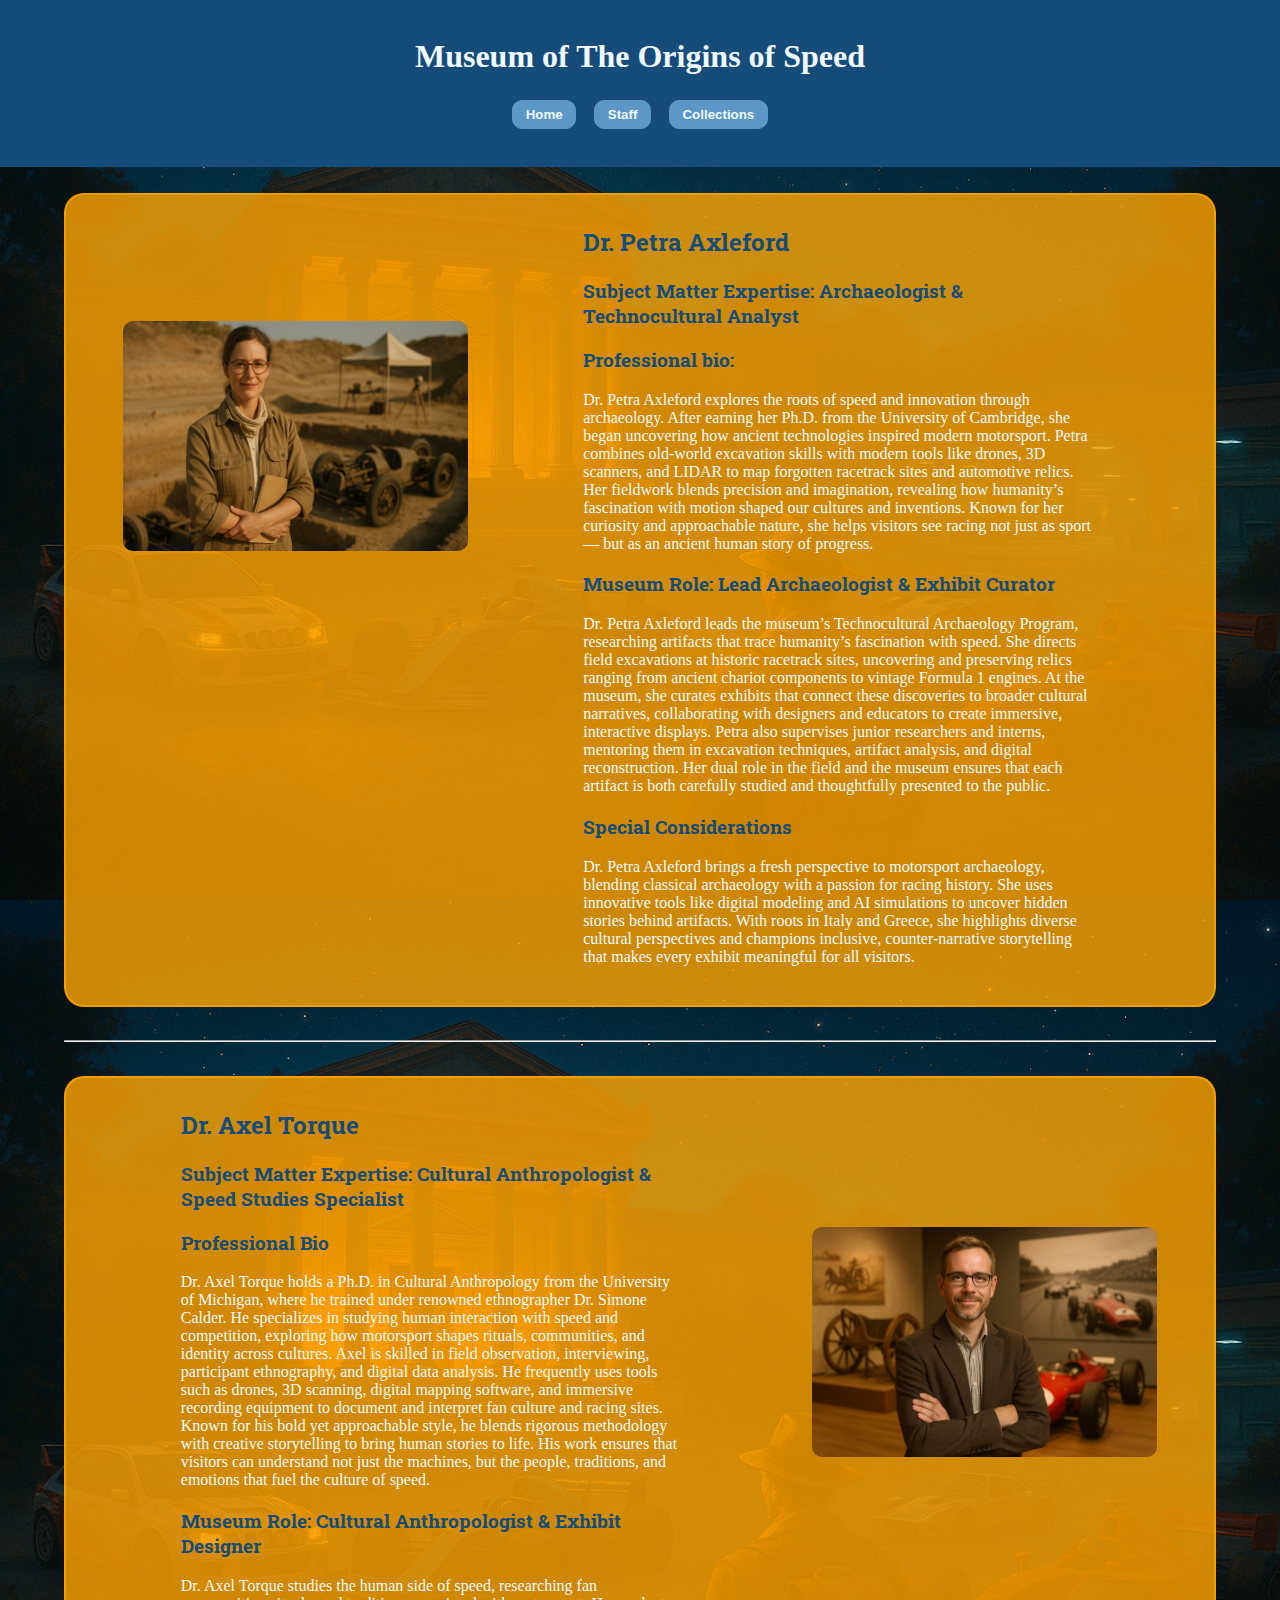
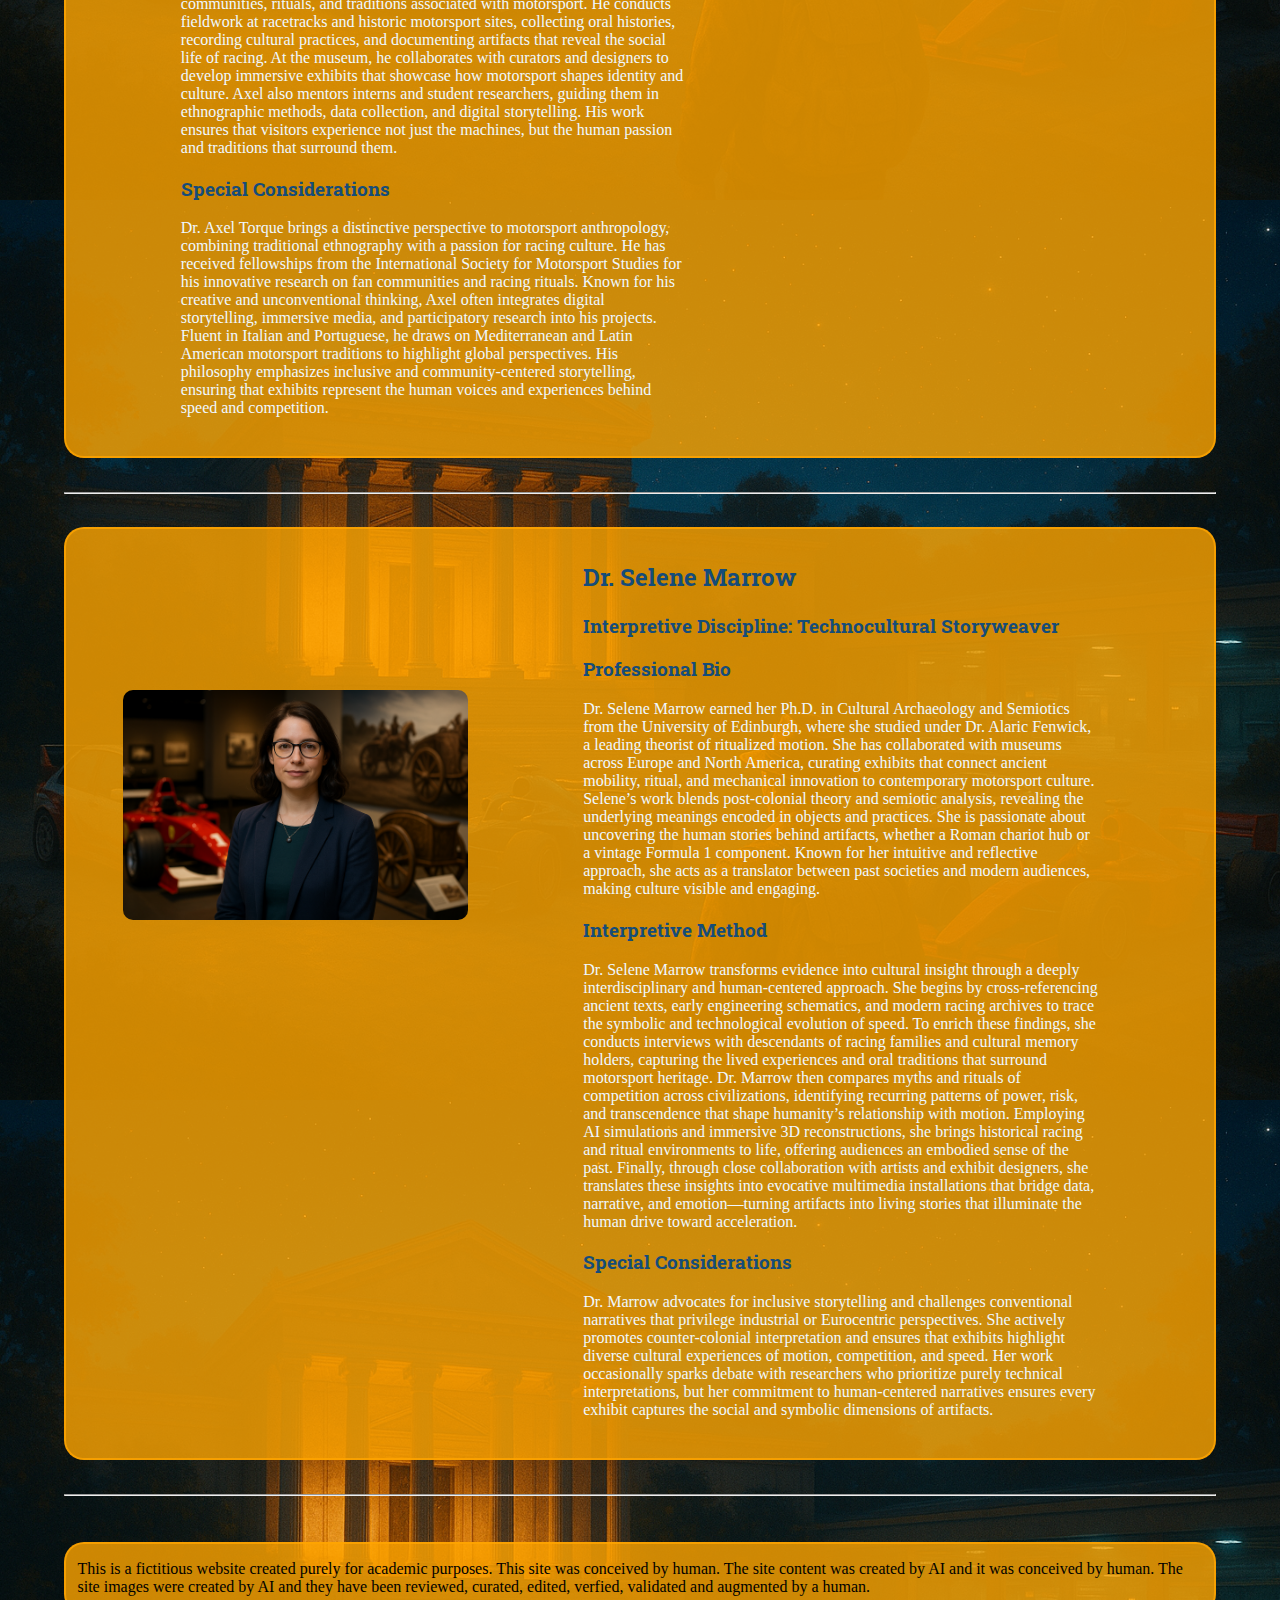
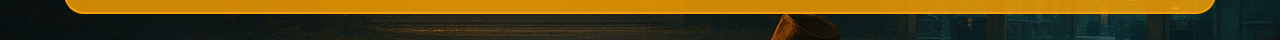
<file: html/staff.html>
<!doctype html>
<html lang="en">
  <head>
    <!-- Required meta tags -->
    <meta charset="utf-8">
    <meta name="viewport" content="width=device-width, initial-scale=1, shrink-to-fit=no">
    <meta name="author" content="Daniel Le">
    <meta name="robots" content="noindex, nofollow">
    <link rel="stylesheet" href="https://fonts.googleapis.com/css2?family=Roboto+Slab">
    <link href="../css/style.css" rel="stylesheet"  type="text/css">

    <style>
        #footer{
            color: black;
            max-width: 90%;
            margin-left: 5%;
        }

    </style>
    
    <title>Museum of The Origins of Speed</title>
  </head>
  <body>

    <div id="top" style="width: 100%;">

      <h1>Museum of The Origins of Speed</h1>

      <nav>
        
        <button  onclick="location.href='../index.html'">Home</button>
        <button  onclick="location.href='../html/staff.html'">Staff</button>
        <button  onclick="location.href='../html/collections.html'">Collections</button>

      </nav>
      
    </div>

    <div class="container-fluid">


      <div class="row">

        <div class="col" id="archaeologist" style="width: 100%;">
            <div  id="staff1-img">
                <img src="../images/archaeologist-personas-photo.png" alt="Portrait photo of Dr. Petra Axleford" style="height: 230px;">
            </div>
            <div  id="staff1-persona">
                <h2>Dr. Petra Axleford</h2>
                <h3>Subject Matter Expertise:
                    Archaeologist & Technocultural Analyst
                    </h3>
                <h3>Professional bio:</h3>
                <p>Dr. Petra Axleford explores the roots of speed and innovation through archaeology. After earning her Ph.D. from the University of Cambridge, she began uncovering how ancient technologies inspired modern motorsport. Petra combines old-world excavation skills with modern tools like drones, 3D scanners, and LIDAR to map forgotten racetrack sites and automotive relics. Her fieldwork blends precision and imagination, revealing how humanity’s fascination with motion shaped our cultures and inventions. Known for her curiosity and approachable nature, she helps visitors see racing not just as sport — but as an ancient human story of progress.
                </p>
                <h3>Museum Role: Lead Archaeologist & Exhibit Curator</h3>
                <p>Dr. Petra Axleford leads the museum’s Technocultural Archaeology Program, researching artifacts that trace humanity’s fascination with speed. She directs field excavations at historic racetrack sites, uncovering and preserving relics ranging from ancient chariot components to vintage Formula 1 engines. At the museum, she curates exhibits that connect these discoveries to broader cultural narratives, collaborating with designers and educators to create immersive, interactive displays. Petra also supervises junior researchers and interns, mentoring them in excavation techniques, artifact analysis, and digital reconstruction. Her dual role in the field and the museum ensures that each artifact is both carefully studied and thoughtfully presented to the public.
                </p>
                <h3>Special Considerations</h3>
                <p>Dr. Petra Axleford brings a fresh perspective to motorsport archaeology, blending classical archaeology with a passion for racing history. She uses innovative tools like digital modeling and AI simulations to uncover hidden stories behind artifacts. With roots in Italy and Greece, she highlights diverse cultural perspectives and champions inclusive, counter-narrative storytelling that makes every exhibit meaningful for all visitors.
                </p>

            </div>
        </div>

      </div>

      <hr>

      <div class="row">

        <div class="col" id="anthropologist" style="width: 100%;">
            <div  id="staff2-persona">
                <h2>Dr. Axel Torque</h2>
                <h3>Subject Matter Expertise:
                    Cultural Anthropologist & Speed Studies Specialist
                    </h3>
                <h3>
                    Professional Bio
                </h3>
                <p>
                    Dr. Axel Torque holds a Ph.D. in Cultural Anthropology from the University of Michigan, where he trained under renowned ethnographer Dr. Simone Calder. He specializes in studying human interaction with speed and competition, exploring how motorsport shapes rituals, communities, and identity across cultures. Axel is skilled in field observation, interviewing, participant ethnography, and digital data analysis. He frequently uses tools such as drones, 3D scanning, digital mapping software, and immersive recording equipment to document and interpret fan culture and racing sites. Known for his bold yet approachable style, he blends rigorous methodology with creative storytelling to bring human stories to life. His work ensures that visitors can understand not just the machines, but the people, traditions, and emotions that fuel the culture of speed.

                </p>

                <h3>Museum Role: Cultural Anthropologist & Exhibit Designer</h3>

                <p>Dr. Axel Torque studies the human side of speed, researching fan communities, rituals, and traditions associated with motorsport. He conducts fieldwork at racetracks and historic motorsport sites, collecting oral histories, recording cultural practices, and documenting artifacts that reveal the social life of racing. At the museum, he collaborates with curators and designers to develop immersive exhibits that showcase how motorsport shapes identity and culture. Axel also mentors interns and student researchers, guiding them in ethnographic methods, data collection, and digital storytelling. His work ensures that visitors experience not just the machines, but the human passion and traditions that surround them.
                </p>

                <h3>Special Considerations
                </h3>
                <p>Dr. Axel Torque brings a distinctive perspective to motorsport anthropology, combining traditional ethnography with a passion for racing culture. He has received fellowships from the International Society for Motorsport Studies for his innovative research on fan communities and racing rituals. Known for his creative and unconventional thinking, Axel often integrates digital storytelling, immersive media, and participatory research into his projects. Fluent in Italian and Portuguese, he draws on Mediterranean and Latin American motorsport traditions to highlight global perspectives. His philosophy emphasizes inclusive and community-centered storytelling, ensuring that exhibits represent the human voices and experiences behind speed and competition.
                </p>
            </div>


            <div  id="staff2-img">
                <img src="../images/anthropologist-personas-photo.png" alt="Portrait photo of Dr. Axel Torque" style="height: 230px;">
            </div>

        </div>

      </div>

      <hr>

      <div class="row">

        <div class="col" id="interpreter" style="width: 100%;">

            <div  id="staff3-img">

                <img src="../images/interpreter-personas-photo.png" alt="Portrait photo of Dr. Selene Marrow" style="height: 230px;">
            </div>

            <div  id="staff3-persona">
                <h2>Dr. Selene Marrow</h2>
                <h3>Interpretive Discipline:
                    Technocultural Storyweaver
                    </h3>
                <h3>Professional Bio</h3>
                <p>Dr. Selene Marrow earned her Ph.D. in Cultural Archaeology and Semiotics from the University of Edinburgh, where she studied under Dr. Alaric Fenwick, a leading theorist of ritualized motion. She has collaborated with museums across Europe and North America, curating exhibits that connect ancient mobility, ritual, and mechanical innovation to contemporary motorsport culture. Selene’s work blends post-colonial theory and semiotic analysis, revealing the underlying meanings encoded in objects and practices. She is passionate about uncovering the human stories behind artifacts, whether a Roman chariot hub or a vintage Formula 1 component. Known for her intuitive and reflective approach, she acts as a translator between past societies and modern audiences, making culture visible and engaging.</p>
                <h3>Interpretive Method</h3>
                <p>Dr. Selene Marrow transforms evidence into cultural insight through a deeply interdisciplinary and human-centered approach. She begins by cross-referencing ancient texts, early engineering schematics, and modern racing archives to trace the symbolic and technological evolution of speed. To enrich these findings, she conducts interviews with descendants of racing families and cultural memory holders, capturing the lived experiences and oral traditions that surround motorsport heritage. Dr. Marrow then compares myths and rituals of competition across civilizations, identifying recurring patterns of power, risk, and transcendence that shape humanity’s relationship with motion. Employing AI simulations and immersive 3D reconstructions, she brings historical racing and ritual environments to life, offering audiences an embodied sense of the past. Finally, through close collaboration with artists and exhibit designers, she translates these insights into evocative multimedia installations that bridge data, narrative, and emotion—turning artifacts into living stories that illuminate the human drive toward acceleration.</p>
                <h3>Special Considerations</h3>
                <p>Dr. Marrow advocates for inclusive storytelling and challenges conventional narratives that privilege industrial or Eurocentric perspectives. She actively promotes counter-colonial interpretation and ensures that exhibits highlight diverse cultural experiences of motion, competition, and speed. Her work occasionally sparks debate with researchers who prioritize purely technical interpretations, but her commitment to human-centered narratives ensures every exhibit captures the social and symbolic dimensions of artifacts.</p>
            </div>

        </div>

      </div>

      <hr>

      <div class="row" >
        <div class="col" id="footer" style="width: 100%;">
            <p>This is a fictitious website created purely for academic purposes. This site was conceived by human. The site content was created by AI and it was conceived by human. The site images were created by AI and they have been reviewed, curated, edited, verfied, validated and augmented by a human.</p>
        </div>
      </div>

    </div>
 </body>
</html>
</file>
<file: css/style.css>
* {
    box-sizing: border-box;
}
[class*="col"] {
    float: left;
}

.row::after{
    content: "";
    clear: both;
    display: block;
}

body, html{
    height: 100%;
    
}

body{
    background-image: url("../images/museum-background-image.png");
    background-size: cover;
    background-position: center;
    /* background-repeat: no-repeat; */
    margin: 0%;
}
div{
    font-family: "Roboto Slab";
    /* border: double cornflowerblue; */
}

#top{
    background-color: #154c79;
    padding: 1%;
    margin: 0%;
    color: aliceblue;
    text-align: center;
    box-sizing: border-box;
}

#top h1, #top nav {
    margin: auto;
    width: 0%;
    /* border: double cornflowerblue; */
}
#top h1{
    margin-top: 2%;
    width: 50%;
}

h1{
    font-family: "Raleway";
}

p {
    font-family: "Lato";
}

#top nav {
    margin-top: 2%;
    margin-bottom: 2%;
    width: 50%;
}

#header {
    margin-top: 2%;
    margin-bottom: 2%;
    text-align: center;
    color: aliceblue;
    background-color: rgba(255, 165, 0, 0.8);
    border: 2px solid rgba(255, 165, 0, 0.8) ;
    border-radius: 20px;
    max-width: 99%;
    min-height: 300px;
    margin-left: .5%;
}

#footer{
    margin-top: 3%;
    margin-bottom: 2%;
    background-color: rgba(255, 165, 0, 0.8);
    color: aliceblue;
    background-color: rgba(255, 165, 0, 0.8);
    border: 2px solid rgba(255, 165, 0, 0.8) ;
    border-radius: 20px;
    max-width: 99%;
    margin-left: .5%;
}

#footer p{
    padding-left: 1%;
    padding-right: 1%;
}

#archaeologist{
    margin-top: 2%;
    margin-bottom: 2%;
    text-align: center;
    color: aliceblue;
    background-color: rgba(255, 165, 0, 0.8);
    border: 2px solid rgba(255, 165, 0, 0.8) ;
    border-radius: 20px;
    max-width: 90%;
    min-height: 300px;
    margin-left: 5%;
    
}

#anthropologist{
    margin-top: 2%;
    margin-bottom: 2%;
    text-align: center;
    color: aliceblue;
    background-color: rgba(255, 165, 0, 0.8);
    border: 2px solid rgba(255, 165, 0, 0.8) ;
    border-radius: 20px;
    max-width: 90%;
    min-height: 300px;
    margin-left: 5%;
    
}

#interpreter{
    margin-top: 2%;
    margin-bottom: 2%;
    text-align: center;
    color: aliceblue;
    background-color: rgba(255, 165, 0, 0.8);
    border: 2px solid rgba(255, 165, 0, 0.8) ;
    border-radius: 20px;
    max-width: 90%;
    min-height: 300px;
    margin-left: 5%;
    
}

#archaeologist, #anthropologist, #interpreter{
    display: flex;
}

#staff1-img{
    margin-top: 11%;
    margin-left: 5%;
}

#staff1-persona{
    margin-top: 1%;
    text-align: left;
    padding-left: 10%;
    padding-right: 10%;
    margin-bottom: 2%;

}

#staff2-img{
    margin-top: 13%;
    margin-right: 5%;
}

#staff2-persona{
    margin-top: 1%;
    text-align: left;
    padding-left: 10%;
    padding-right: 11%;
    margin-bottom: 2%;
}


#staff3-img{
    margin-top: 14%;
    margin-left: 5%;
}

#staff3-persona{
    margin-top: 1%;
    text-align: left;
    padding-left: 10%;
    padding-right: 10%;
    margin-bottom: 2%;
}

img{
    border: 0.25px solid none;
    border-radius: 10px;
}

hr{
    width: 90%;
}

#mid-col-1, #mid-col-2, #mid-col-3{
    margin-top: 2%;
    margin-bottom: 0%;
    min-height: 300px;
   
}

#mid-col-1{
    
    color: aliceblue;
    background-color: rgba(255, 165, 0, 0.8);
    border: 2px solid rgba(255, 165, 0, 0.8) ;
    border-radius: 20px;
    width: 32%;
    margin-left: .5%;
    margin-top: .5%;
    margin-bottom: 0%;
}

#mid-col-1 h3, #mid-col-1 p{
    padding-left: 5%;
    padding-right: 5%;
}

#mid-col-2{
    
    color: aliceblue;
    background-color: rgba(255, 165, 0, 0.8);
    border: 2px solid rgba(255, 165, 0, 0.8) ;
    border-radius: 20px;
    width: 32%;
    margin-left: 1.50%;
    margin-top: .5%;
    margin-bottom: 0%;

}

#mid-col-2 h3, #mid-col-2 p{
    padding-left: 5%;
    padding-right: 5%;
}

#mid-col-3{
    
    color: aliceblue;
    background-color: rgba(255, 165, 0, 0.8);
    border: 2px solid rgba(255, 165, 0, 0.8) ;
    border-radius: 20px;
    width: 32%;
    margin-right: 0%;
    margin-top: .5%;
    margin-left: 1.50%;
    margin-bottom: 0%;
}

#mid-col-3 h3, #mid-col-3 p{
    padding-left: 5%;
    padding-right: 5%;
}

h2, h3{
    color: #154c79;
}

button{
    background-color: #5b97c7;
    font-weight: bold;
    color: aliceblue;
    padding-left: 2%;
    padding-right: 2%;
    padding-top: 1%;
    padding-bottom: 1%;
    border: .5px solid #5b97c7;
    border-radius: 10px;
    margin: 0 7px;
}
</file>
